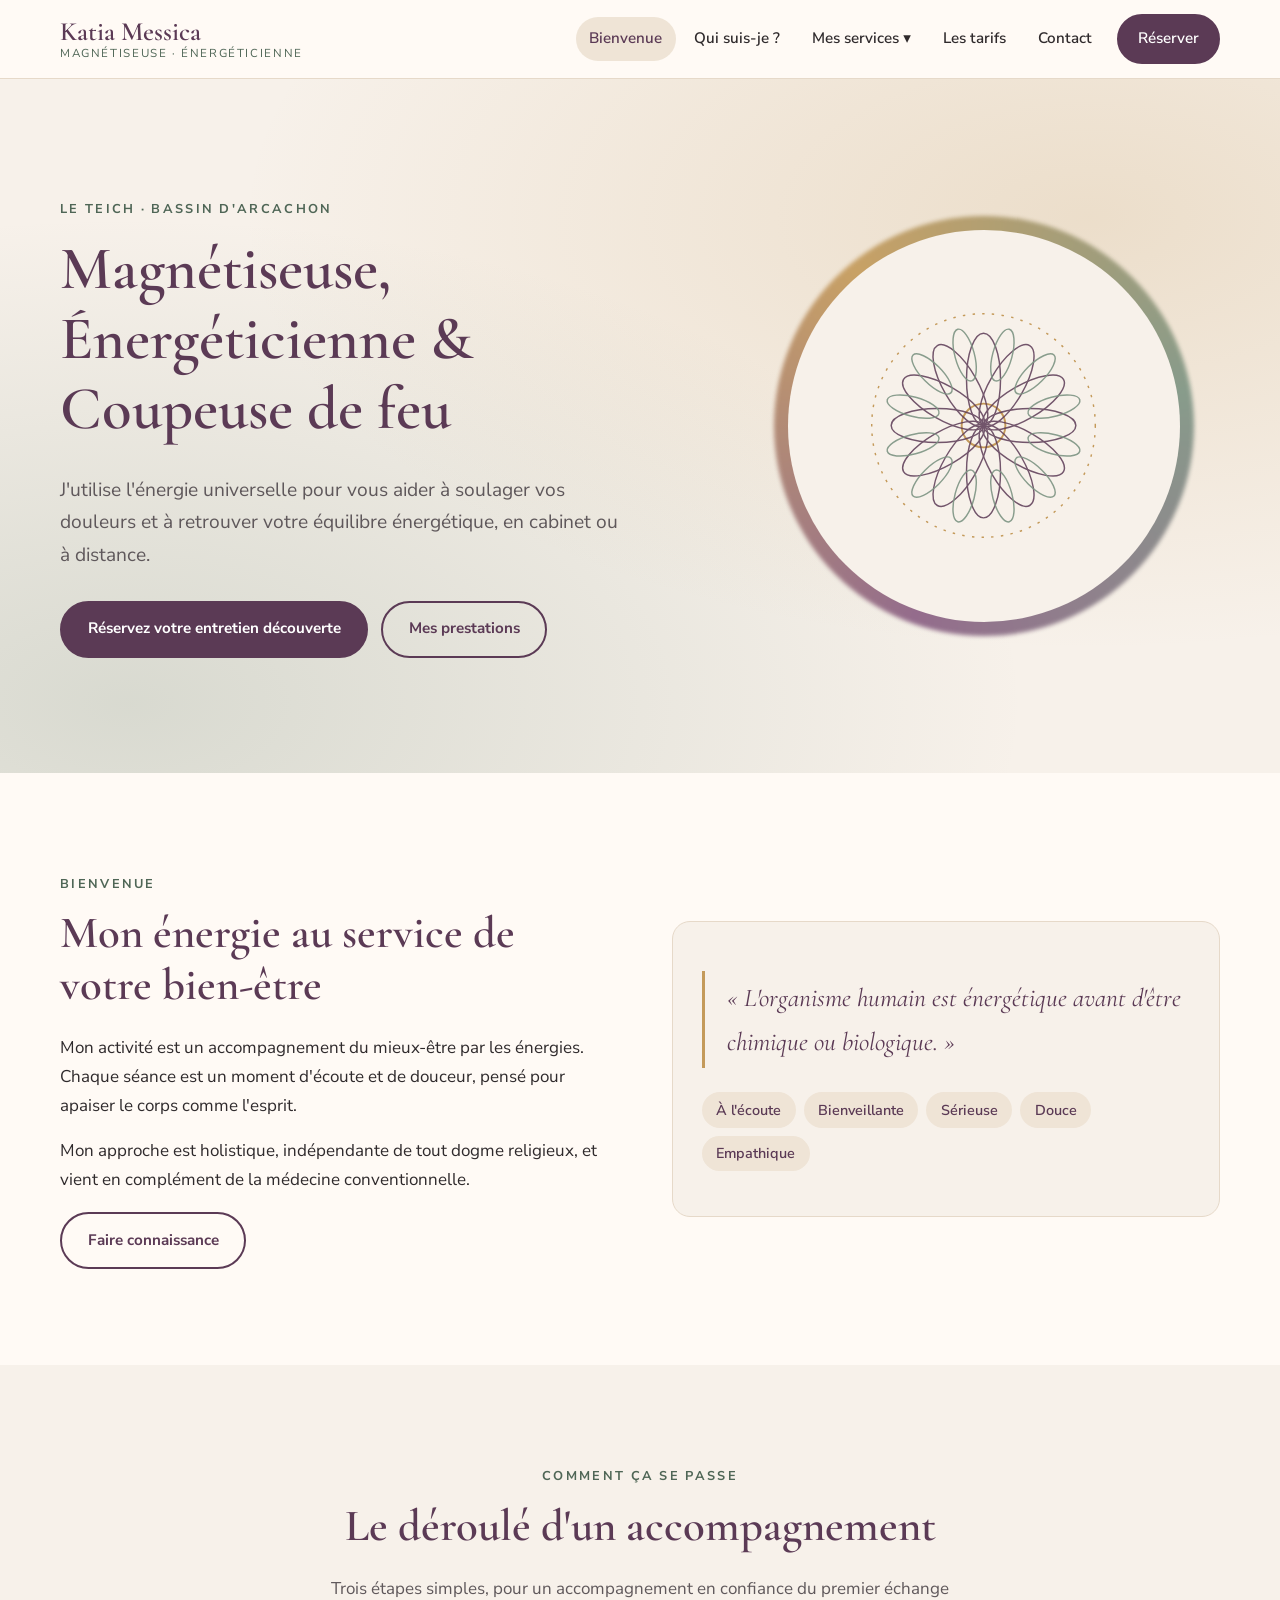
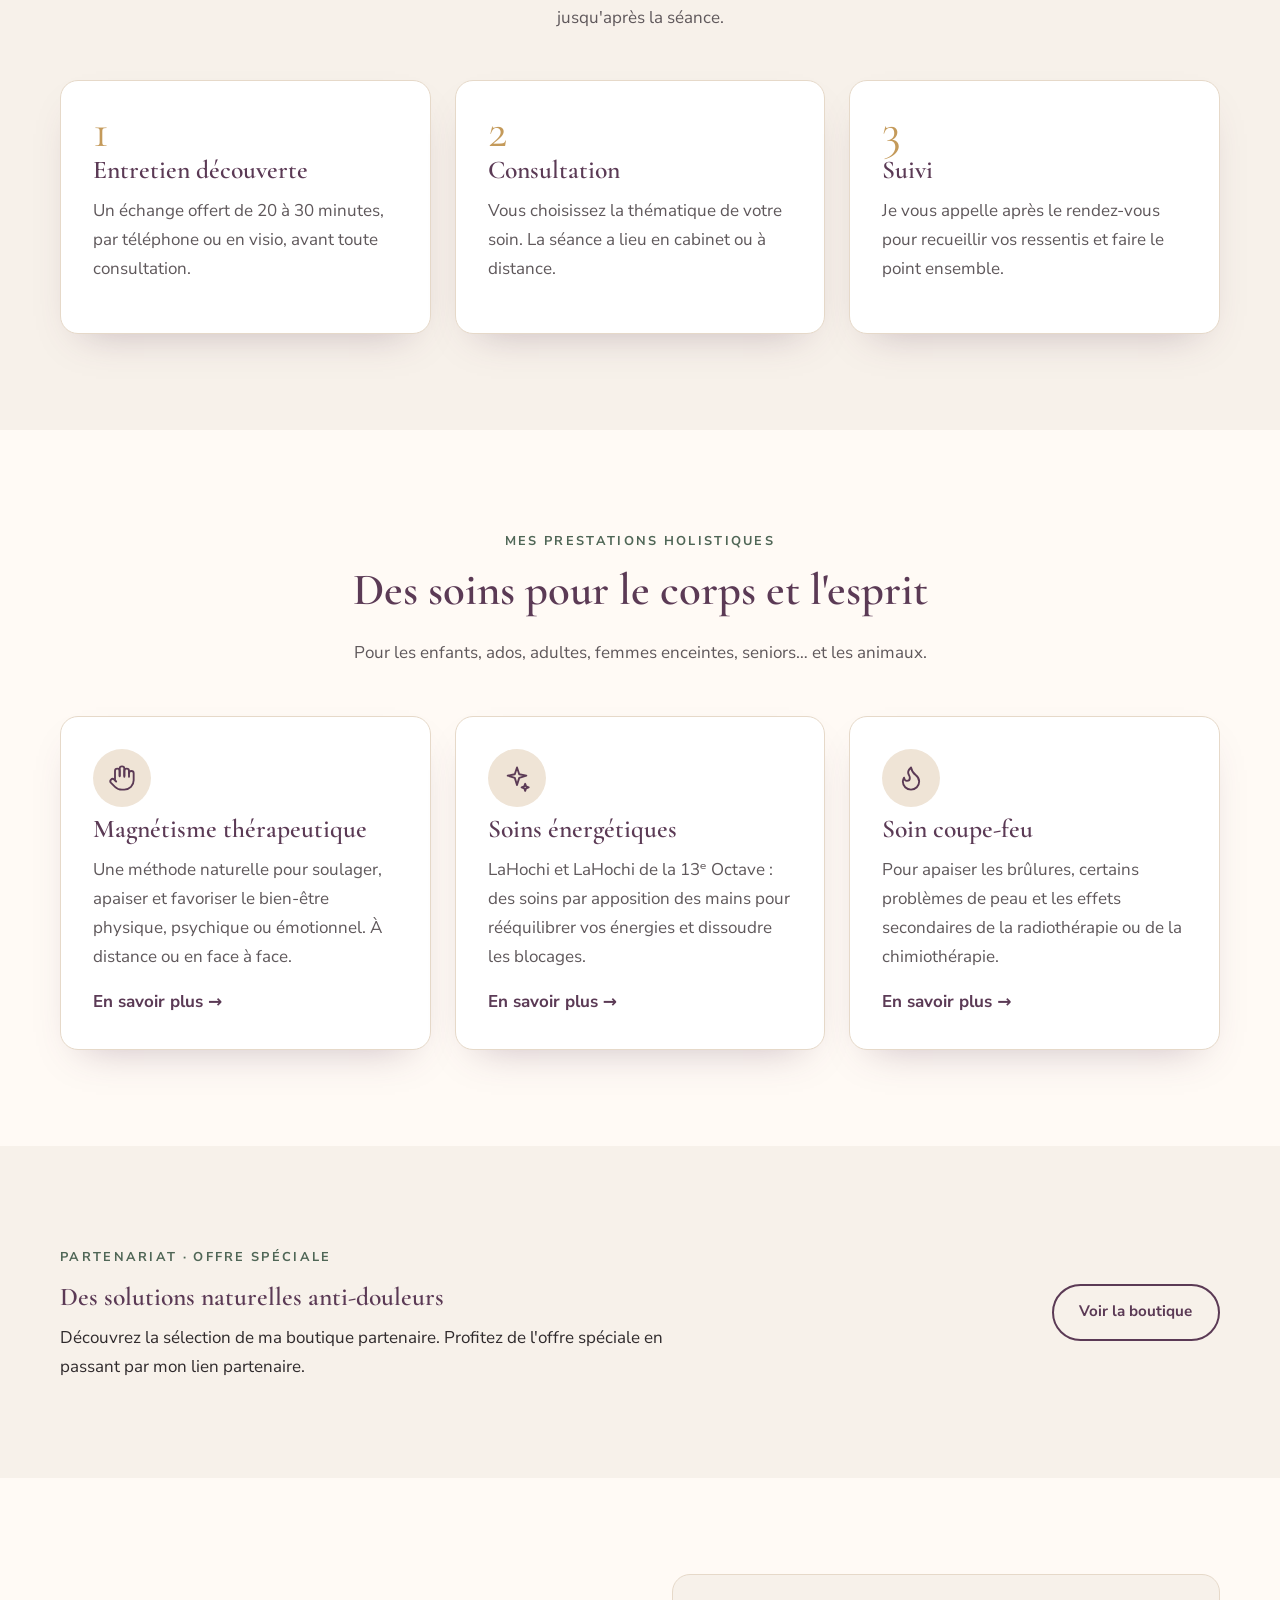
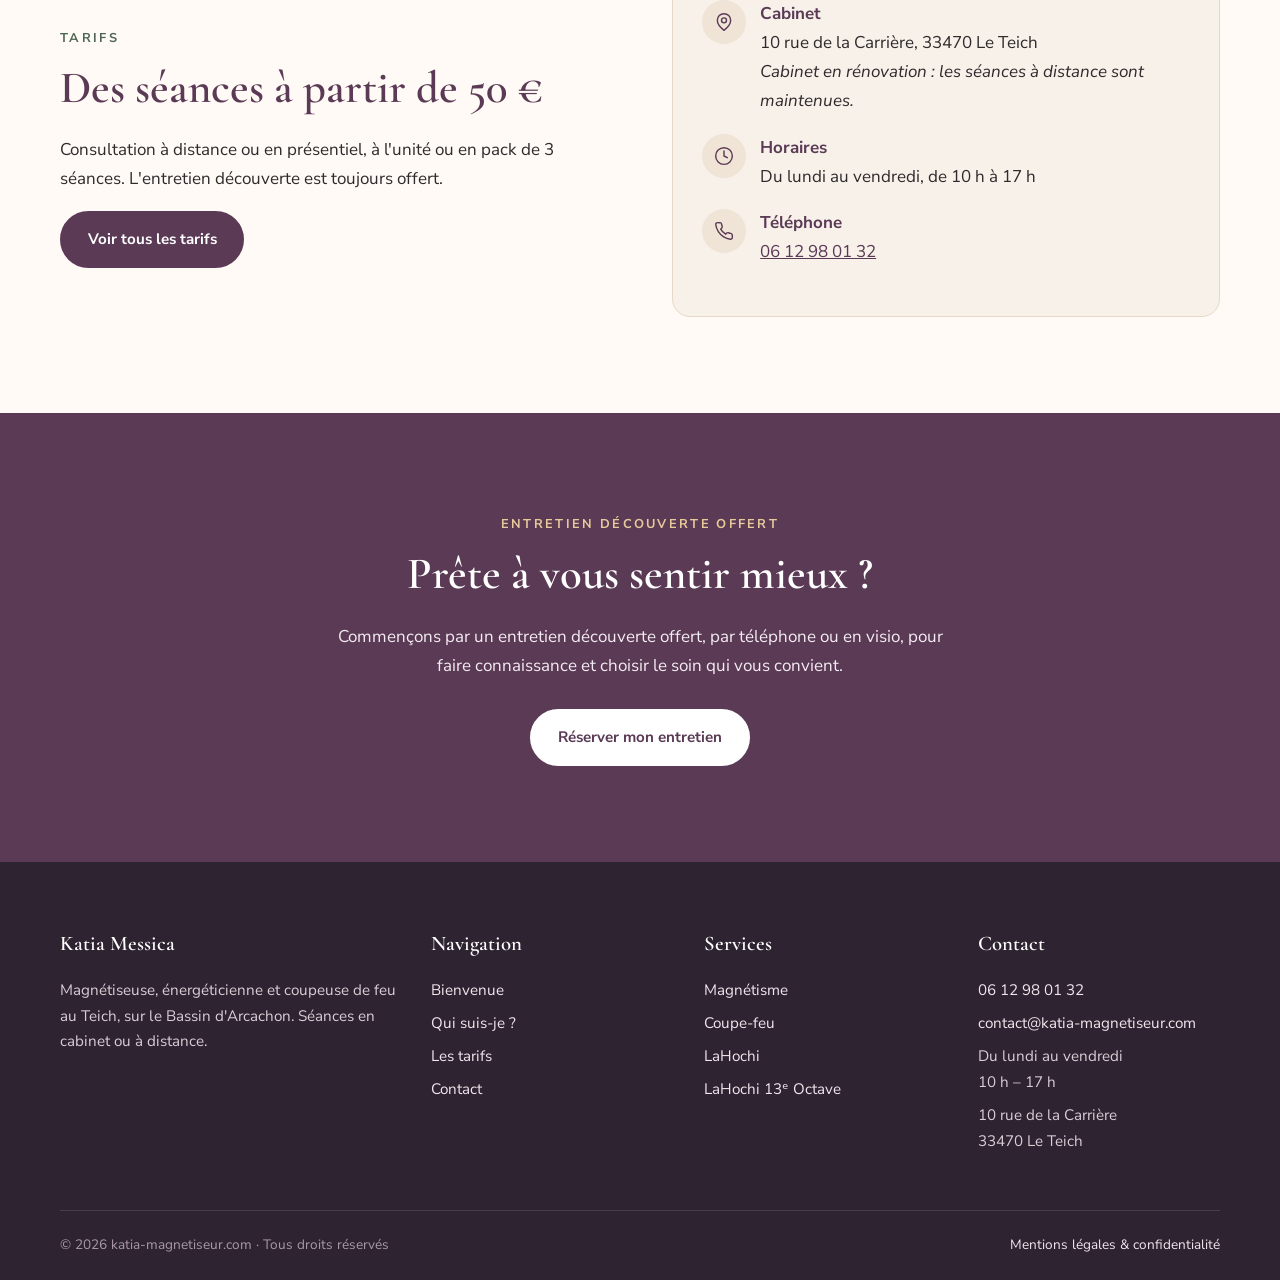
<file: index.html>
<!DOCTYPE html>
<html lang="fr">
<head>
  <meta charset="utf-8">
  <meta name="viewport" content="width=device-width, initial-scale=1">
  <title>Katia Messica – Magnétiseuse, Énergéticienne & Coupeuse de feu au Teich (Bassin d'Arcachon)</title>
  <meta name="description" content="Magnétisme, soins énergétiques LaHochi et coupe-feu au Teich, sur le Bassin d'Arcachon. En cabinet ou à distance. Entretien découverte offert.">
  <link rel="preconnect" href="https://fonts.googleapis.com">
  <link rel="preconnect" href="https://fonts.gstatic.com" crossorigin>
  <link href="https://fonts.googleapis.com/css2?family=Cormorant+Garamond:ital,wght@0,500;0,600;1,500&family=Nunito+Sans:wght@400;600;700&display=swap" rel="stylesheet">
  <link rel="stylesheet" href="assets/css/style.css">
  <link rel="icon" href="data:image/svg+xml,%3Csvg xmlns='http://www.w3.org/2000/svg' viewBox='0 0 100 100'%3E%3Ccircle cx='50' cy='50' r='46' fill='%235b3a55'/%3E%3Ctext x='50' y='68' font-size='52' text-anchor='middle' fill='%23c49a5a' font-family='Georgia'%3EK%3C/text%3E%3C/svg%3E">
</head>
<body>
<header class="entete">
  <div class="conteneur">
    <a class="logo" href="index.html">
      <strong>Katia Messica</strong>
      <span>Magnétiseuse · Énergéticienne</span>
    </a>
    <button class="burger" aria-label="Ouvrir le menu" aria-expanded="false" aria-controls="menu"><span></span><span></span><span></span></button>
    <nav class="nav" id="menu" aria-label="Menu principal">
      <ul>
        <li><a href="index.html" aria-current="page">Bienvenue</a></li>
        <li><a href="qui-suis-je-katia-messica-magnetiseuse/index.html">Qui suis-je ?</a></li>
        <li class="sous">
          <a href="magnetisme-coupe-feu-coupeuse-de-feu-le-teich-bassin-arcachon-aquitaine/index.html">Mes services ▾</a>
          <ul>
            <li><a href="magnetisme-coupe-feu-coupeuse-de-feu-le-teich-bassin-arcachon-aquitaine/index.html">Magnétisme & Coupe-feu</a></li>
            <li><a href="soins-energetiques-le-teich-bassin-arcachon/index.html">Soins énergétiques</a></li>
          </ul>
        </li>
        <li><a href="mes-tarifs-magnetiseur-bassin-arcachon-le-teich-energeticienne/index.html">Les tarifs</a></li>
        <li><a href="contact-prise-de-rendez-vous-entretien-decouverte-gratuit-bassin-arcachon-le-teich/index.html">Contact</a></li>
        <li><a class="btn" href="contact-prise-de-rendez-vous-entretien-decouverte-gratuit-bassin-arcachon-le-teich/index.html#rdv">Réserver</a></li>
      </ul>
    </nav>
  </div>
</header>
<main>
<section class="heros">
  <div class="conteneur">
    <div>
      <span class="surtitre">Le Teich · Bassin d'Arcachon</span>
      <h1>Magnétiseuse, Énergéticienne &amp; Coupeuse de feu</h1>
      <p class="accroche">J'utilise l'énergie universelle pour vous aider à soulager vos douleurs et à retrouver votre équilibre énergétique, en cabinet ou à distance.</p>
      <div class="actions">
        <a class="btn" href="contact-prise-de-rendez-vous-entretien-decouverte-gratuit-bassin-arcachon-le-teich/index.html#rdv">Réservez votre entretien découverte</a>
        <a class="btn btn--contour" href="#prestations">Mes prestations</a>
      </div>
    </div>
    <div class="heros-visuel" aria-hidden="true">
      <div class="halo"></div>
      <div class="disque"><svg viewBox="0 0 200 200" aria-hidden="true" fill="none" stroke="#5b3a55" stroke-width="1.2">
  <circle cx="100" cy="100" r="18" stroke="#c49a5a" stroke-width="1.6"/>
  <g opacity=".85"><ellipse cx="100" cy="62" rx="14" ry="38" transform="rotate(0 100 100)"/><ellipse cx="100" cy="62" rx="14" ry="38" transform="rotate(30 100 100)"/><ellipse cx="100" cy="62" rx="14" ry="38" transform="rotate(60 100 100)"/><ellipse cx="100" cy="62" rx="14" ry="38" transform="rotate(90 100 100)"/><ellipse cx="100" cy="62" rx="14" ry="38" transform="rotate(120 100 100)"/><ellipse cx="100" cy="62" rx="14" ry="38" transform="rotate(150 100 100)"/><ellipse cx="100" cy="62" rx="14" ry="38" transform="rotate(180 100 100)"/><ellipse cx="100" cy="62" rx="14" ry="38" transform="rotate(210 100 100)"/><ellipse cx="100" cy="62" rx="14" ry="38" transform="rotate(240 100 100)"/><ellipse cx="100" cy="62" rx="14" ry="38" transform="rotate(270 100 100)"/><ellipse cx="100" cy="62" rx="14" ry="38" transform="rotate(300 100 100)"/><ellipse cx="100" cy="62" rx="14" ry="38" transform="rotate(330 100 100)"/></g>
  <g stroke="#7d9483" opacity=".9"><ellipse cx="100" cy="40" rx="8" ry="22" transform="rotate(15 100 100)"/><ellipse cx="100" cy="40" rx="8" ry="22" transform="rotate(45 100 100)"/><ellipse cx="100" cy="40" rx="8" ry="22" transform="rotate(75 100 100)"/><ellipse cx="100" cy="40" rx="8" ry="22" transform="rotate(105 100 100)"/><ellipse cx="100" cy="40" rx="8" ry="22" transform="rotate(135 100 100)"/><ellipse cx="100" cy="40" rx="8" ry="22" transform="rotate(165 100 100)"/><ellipse cx="100" cy="40" rx="8" ry="22" transform="rotate(195 100 100)"/><ellipse cx="100" cy="40" rx="8" ry="22" transform="rotate(225 100 100)"/><ellipse cx="100" cy="40" rx="8" ry="22" transform="rotate(255 100 100)"/><ellipse cx="100" cy="40" rx="8" ry="22" transform="rotate(285 100 100)"/><ellipse cx="100" cy="40" rx="8" ry="22" transform="rotate(315 100 100)"/><ellipse cx="100" cy="40" rx="8" ry="22" transform="rotate(345 100 100)"/></g>
  <circle cx="100" cy="100" r="92" stroke="#c49a5a" stroke-dasharray="2 6"/>
</svg></div>
    </div>
  </div>
</section>

<section class="section">
  <div class="conteneur deux-col">
    <div class="apparait">
      <span class="surtitre">Bienvenue</span>
      <h2>Mon énergie au service de votre bien-être</h2>
      <p>Mon activité est un accompagnement du mieux-être par les énergies. Chaque séance est un moment d'écoute et de douceur, pensé pour apaiser le corps comme l'esprit.</p>
      <p>Mon approche est holistique, indépendante de tout dogme religieux, et vient en complément de la médecine conventionnelle.</p>
      <a class="btn btn--contour" href="qui-suis-je-katia-messica-magnetiseuse/index.html">Faire connaissance</a>
    </div>
    <div class="encadre apparait">
      <p class="citation">« L'organisme humain est énergétique avant d'être chimique ou biologique. »</p>
      <ul class="etiquettes">
        <li>À l'écoute</li><li>Bienveillante</li><li>Sérieuse</li><li>Douce</li><li>Empathique</li>
      </ul>
    </div>
  </div>
</section>

<section class="section section--sable">
  <div class="conteneur">
    <div class="centre apparait">
      <span class="surtitre">Comment ça se passe</span>
      <h2>Le déroulé d'un accompagnement</h2>
      <p class="intro">Trois étapes simples, pour un accompagnement en confiance du premier échange jusqu'après la séance.</p>
    </div>
    <div class="grille etapes">
      <div class="carte etape apparait"><h3>Entretien découverte</h3><p>Un échange offert de 20 à 30 minutes, par téléphone ou en visio, avant toute consultation.</p></div>
      <div class="carte etape apparait"><h3>Consultation</h3><p>Vous choisissez la thématique de votre soin. La séance a lieu en cabinet ou à distance.</p></div>
      <div class="carte etape apparait"><h3>Suivi</h3><p>Je vous appelle après le rendez-vous pour recueillir vos ressentis et faire le point ensemble.</p></div>
    </div>
  </div>
</section>

<section class="section" id="prestations">
  <div class="conteneur">
    <div class="centre apparait">
      <span class="surtitre">Mes prestations holistiques</span>
      <h2>Des soins pour le corps et l'esprit</h2>
      <p class="intro">Pour les enfants, ados, adultes, femmes enceintes, seniors… et les animaux.</p>
    </div>
    <div class="grille">
      <article class="carte apparait">
        <div class="icone"><svg viewBox="0 0 24 24" fill="none" stroke="currentColor" stroke-width="1.6" stroke-linecap="round" stroke-linejoin="round"><path d="M18 11V6a2 2 0 0 0-4 0v5"/><path d="M14 10V4a2 2 0 0 0-4 0v6"/><path d="M10 10.5V6a2 2 0 0 0-4 0v8"/><path d="M18 8a2 2 0 1 1 4 0v6a8 8 0 0 1-8 8h-2c-2.8 0-4.5-.9-6-2.4l-3.6-3.6a2 2 0 0 1 2.8-2.8L7 15"/></svg></div>
        <h3>Magnétisme thérapeutique</h3>
        <p>Une méthode naturelle pour soulager, apaiser et favoriser le bien-être physique, psychique ou émotionnel. À distance ou en face à face.</p>
        <a class="lien" href="magnetisme-coupe-feu-coupeuse-de-feu-le-teich-bassin-arcachon-aquitaine/index.html#magnetisme">En savoir plus</a>
      </article>
      <article class="carte apparait">
        <div class="icone"><svg viewBox="0 0 24 24" fill="none" stroke="currentColor" stroke-width="1.6" stroke-linecap="round" stroke-linejoin="round"><path d="M12 3l1.9 5.8L20 10l-6.1 1.9L12 18l-1.9-6.1L4 10l6.1-1.2z"/><path d="M19 17l.8 2.2L22 20l-2.2.8L19 23l-.8-2.2L16 20l2.2-.8z"/></svg></div>
        <h3>Soins énergétiques</h3>
        <p>LaHochi et LaHochi de la 13ᵉ Octave : des soins par apposition des mains pour rééquilibrer vos énergies et dissoudre les blocages.</p>
        <a class="lien" href="soins-energetiques-le-teich-bassin-arcachon/index.html">En savoir plus</a>
      </article>
      <article class="carte apparait">
        <div class="icone"><svg viewBox="0 0 24 24" fill="none" stroke="currentColor" stroke-width="1.6" stroke-linecap="round" stroke-linejoin="round"><path d="M8.5 14.5A2.5 2.5 0 0 0 11 12c0-1.4-.5-2-1-3-1.1-2.1-.2-4 2-6 .5 2.5 2 4.9 4 6.5 2 1.6 3 3.5 3 5.5a7 7 0 1 1-14 0c0-1.2.4-2.3 1-3.3.3 1.6 1.3 2.8 2.5 2.8z"/></svg></div>
        <h3>Soin coupe-feu</h3>
        <p>Pour apaiser les brûlures, certains problèmes de peau et les effets secondaires de la radiothérapie ou de la chimiothérapie.</p>
        <a class="lien" href="magnetisme-coupe-feu-coupeuse-de-feu-le-teich-bassin-arcachon-aquitaine/index.html#coupe-feu">En savoir plus</a>
      </article>
    </div>
  </div>
</section>

<section class="section section--sable">
  <div class="conteneur partenaire apparait">
    <div>
      <span class="surtitre">Partenariat · offre spéciale</span>
      <h3>Des solutions naturelles anti-douleurs</h3>
      <p>Découvrez la sélection de ma boutique partenaire. Profitez de l'offre spéciale en passant par mon lien partenaire.</p>
    </div>
    <a class="btn btn--contour" href="https://boutique.wakeup-time.com?CodeCourtier=KRAH828" target="_blank" rel="noopener">Voir la boutique</a>
  </div>
</section>

<section class="section">
  <div class="conteneur deux-col">
    <div class="apparait">
      <span class="surtitre">Tarifs</span>
      <h2>Des séances à partir de 50 €</h2>
      <p>Consultation à distance ou en présentiel, à l'unité ou en pack de 3 séances. L'entretien découverte est toujours offert.</p>
      <a class="btn" href="mes-tarifs-magnetiseur-bassin-arcachon-le-teich-energeticienne/index.html">Voir tous les tarifs</a>
    </div>
    <div class="encadre apparait">
      <ul class="coord">
        <li><span class="icone"><svg viewBox="0 0 24 24" fill="none" stroke="currentColor" stroke-width="1.7" stroke-linecap="round" stroke-linejoin="round"><path d="M20 10c0 6-8 12-8 12s-8-6-8-12a8 8 0 0 1 16 0z"/><circle cx="12" cy="10" r="3"/></svg></span><span><strong>Cabinet</strong>10 rue de la Carrière, 33470 Le Teich<br><em>Cabinet en rénovation : les séances à distance sont maintenues.</em></span></li>
        <li><span class="icone"><svg viewBox="0 0 24 24" fill="none" stroke="currentColor" stroke-width="1.7" stroke-linecap="round" stroke-linejoin="round"><circle cx="12" cy="12" r="10"/><path d="M12 6v6l4 2"/></svg></span><span><strong>Horaires</strong>Du lundi au vendredi, de 10 h à 17 h</span></li>
        <li><span class="icone"><svg viewBox="0 0 24 24" fill="none" stroke="currentColor" stroke-width="1.7" stroke-linecap="round" stroke-linejoin="round"><path d="M22 16.9v3a2 2 0 0 1-2.2 2 19.8 19.8 0 0 1-8.6-3.1 19.5 19.5 0 0 1-6-6A19.8 19.8 0 0 1 2.1 4.2 2 2 0 0 1 4.1 2h3a2 2 0 0 1 2 1.7c.1.9.4 1.8.7 2.7a2 2 0 0 1-.5 2.1L8 9.8a16 16 0 0 0 6 6l1.3-1.3a2 2 0 0 1 2.1-.4c.9.3 1.8.6 2.7.7a2 2 0 0 1 1.7 2z"/></svg></span><span><strong>Téléphone</strong><a href="tel:+33612980132">06 12 98 01 32</a></span></li>
      </ul>
    </div>
  </div>
</section>

<section class="section section--prune bandeau">
  <div class="conteneur apparait">
    <span class="surtitre">Entretien découverte offert</span>
    <h2>Prête à vous sentir mieux ?</h2>
    <p>Commençons par un entretien découverte offert, par téléphone ou en visio, pour faire connaissance et choisir le soin qui vous convient.</p>
    <a class="btn btn--clair" href="contact-prise-de-rendez-vous-entretien-decouverte-gratuit-bassin-arcachon-le-teich/index.html#rdv">Réserver mon entretien</a>
  </div>
</section>
</main>
<footer class="pied">
  <div class="conteneur">
    <div class="colonnes">
      <div>
        <h4>Katia Messica</h4>
        <p>Magnétiseuse, énergéticienne et coupeuse de feu au Teich, sur le Bassin d'Arcachon. Séances en cabinet ou à distance.</p>
      </div>
      <div>
        <h4>Navigation</h4>
        <ul>
          <li><a href="index.html">Bienvenue</a></li>
          <li><a href="qui-suis-je-katia-messica-magnetiseuse/index.html">Qui suis-je ?</a></li>
          <li><a href="mes-tarifs-magnetiseur-bassin-arcachon-le-teich-energeticienne/index.html">Les tarifs</a></li>
          <li><a href="contact-prise-de-rendez-vous-entretien-decouverte-gratuit-bassin-arcachon-le-teich/index.html">Contact</a></li>
        </ul>
      </div>
      <div>
        <h4>Services</h4>
        <ul>
          <li><a href="magnetisme-coupe-feu-coupeuse-de-feu-le-teich-bassin-arcachon-aquitaine/index.html#magnetisme">Magnétisme</a></li>
          <li><a href="magnetisme-coupe-feu-coupeuse-de-feu-le-teich-bassin-arcachon-aquitaine/index.html#coupe-feu">Coupe-feu</a></li>
          <li><a href="soins-energetiques-le-teich-bassin-arcachon/index.html#lahochi">LaHochi</a></li>
          <li><a href="soins-energetiques-le-teich-bassin-arcachon/index.html#octave">LaHochi 13ᵉ Octave</a></li>
        </ul>
      </div>
      <div>
        <h4>Contact</h4>
        <ul>
          <li><a href="tel:+33612980132">06 12 98 01 32</a></li>
          <li><a href="mailto:contact@katia-magnetiseur.com">contact@katia-magnetiseur.com</a></li>
          <li>Du lundi au vendredi<br>10 h – 17 h</li>
          <li>10 rue de la Carrière<br>33470 Le Teich</li>
        </ul>
      </div>
    </div>
    <div class="bas">
      <span>© <span data-annee>2026</span> katia-magnetiseur.com · Tous droits réservés</span>
      <span><a href="mentions-legales/index.html">Mentions légales &amp; confidentialité</a></span>
    </div>
  </div>
</footer>
<script src="assets/js/main.js"></script>
</body>
</html>
</file>
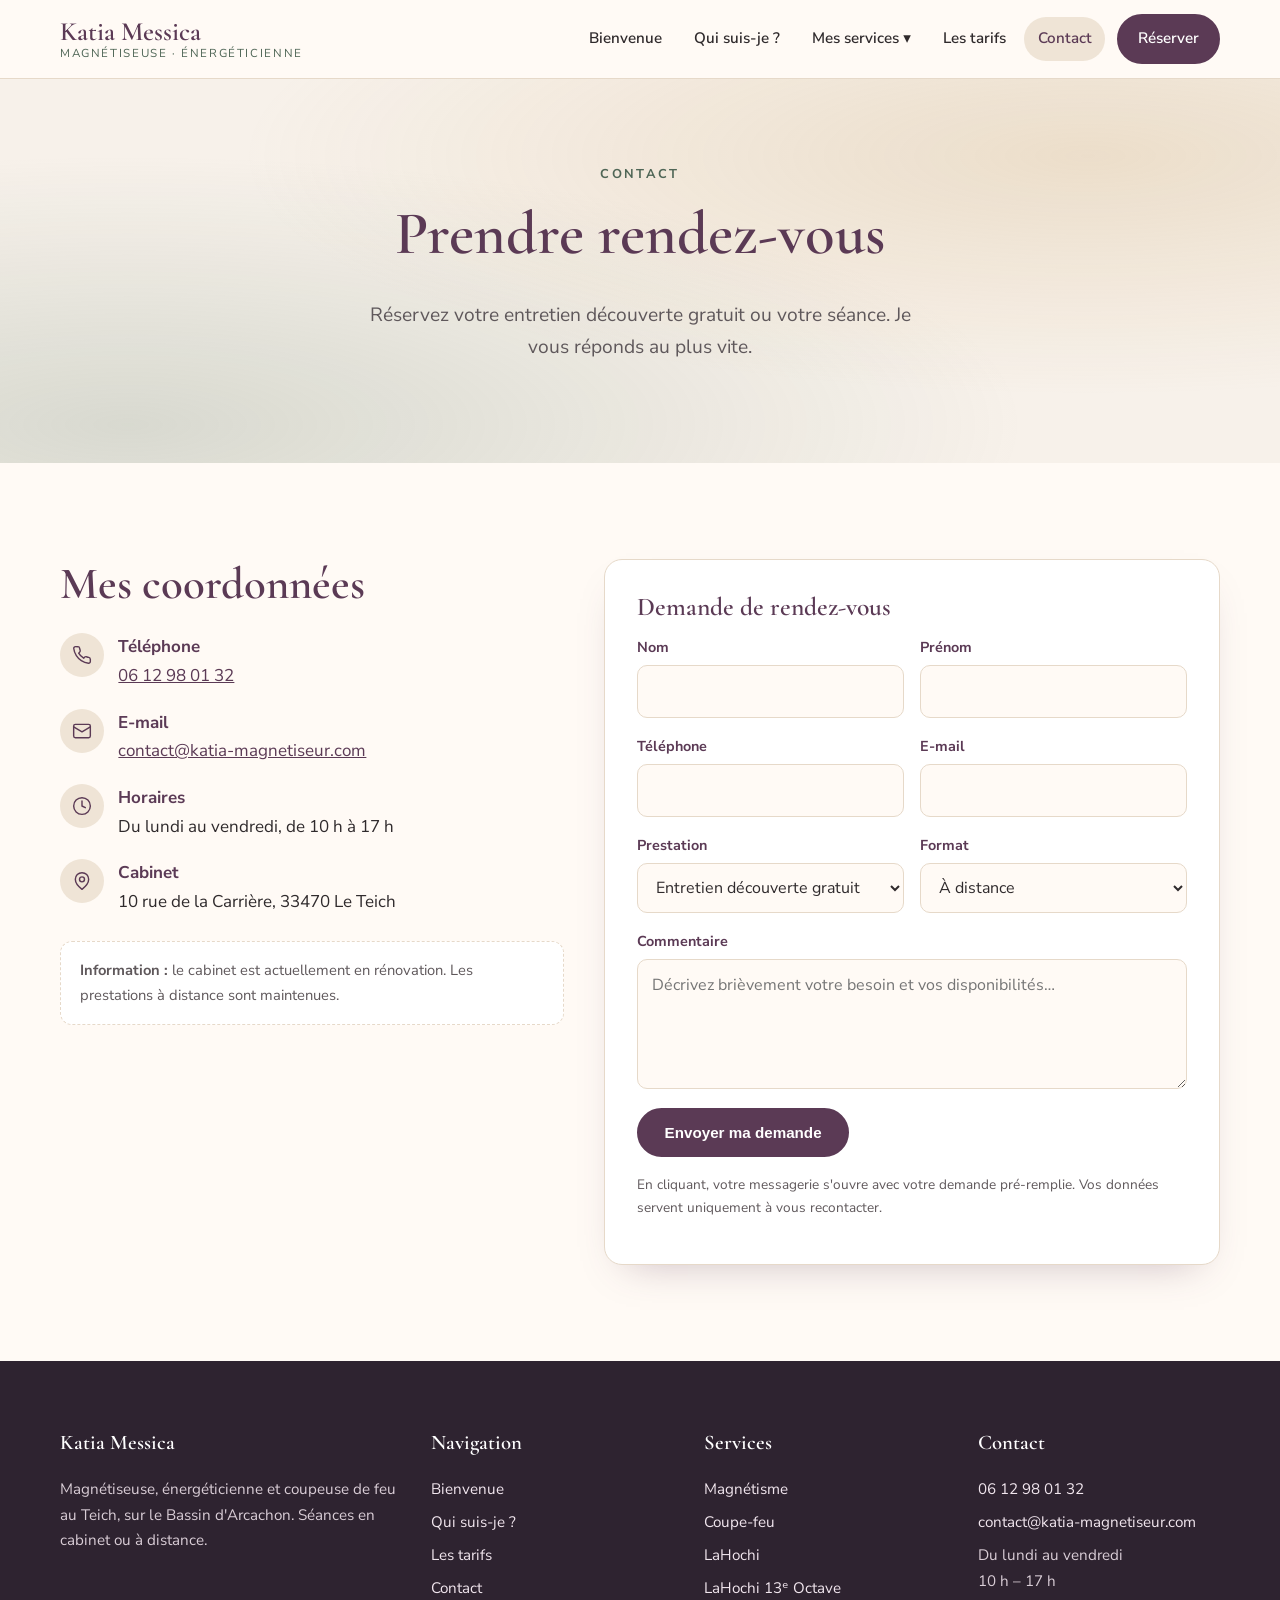
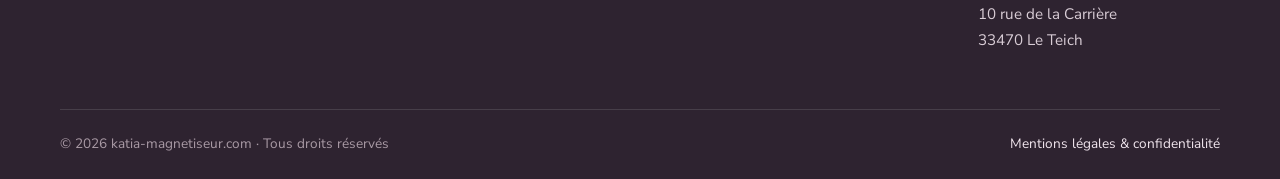
<file: contact-prise-de-rendez-vous-entretien-decouverte-gratuit-bassin-arcachon-le-teich/index.html>
<!DOCTYPE html>
<html lang="fr">
<head>
  <meta charset="utf-8">
  <meta name="viewport" content="width=device-width, initial-scale=1">
  <title>Contact & prise de rendez-vous – Katia Messica, Le Teich</title>
  <meta name="description" content="Prenez rendez-vous avec Katia Messica, magnétiseuse au Teich. Entretien découverte gratuit par téléphone ou en visio.">
  <link rel="preconnect" href="https://fonts.googleapis.com">
  <link rel="preconnect" href="https://fonts.gstatic.com" crossorigin>
  <link href="https://fonts.googleapis.com/css2?family=Cormorant+Garamond:ital,wght@0,500;0,600;1,500&family=Nunito+Sans:wght@400;600;700&display=swap" rel="stylesheet">
  <link rel="stylesheet" href="../assets/css/style.css">
  <link rel="icon" href="data:image/svg+xml,%3Csvg xmlns='http://www.w3.org/2000/svg' viewBox='0 0 100 100'%3E%3Ccircle cx='50' cy='50' r='46' fill='%235b3a55'/%3E%3Ctext x='50' y='68' font-size='52' text-anchor='middle' fill='%23c49a5a' font-family='Georgia'%3EK%3C/text%3E%3C/svg%3E">
</head>
<body>
<header class="entete">
  <div class="conteneur">
    <a class="logo" href="../index.html">
      <strong>Katia Messica</strong>
      <span>Magnétiseuse · Énergéticienne</span>
    </a>
    <button class="burger" aria-label="Ouvrir le menu" aria-expanded="false" aria-controls="menu"><span></span><span></span><span></span></button>
    <nav class="nav" id="menu" aria-label="Menu principal">
      <ul>
        <li><a href="../index.html">Bienvenue</a></li>
        <li><a href="../qui-suis-je-katia-messica-magnetiseuse/index.html">Qui suis-je ?</a></li>
        <li class="sous">
          <a href="../magnetisme-coupe-feu-coupeuse-de-feu-le-teich-bassin-arcachon-aquitaine/index.html">Mes services ▾</a>
          <ul>
            <li><a href="../magnetisme-coupe-feu-coupeuse-de-feu-le-teich-bassin-arcachon-aquitaine/index.html">Magnétisme & Coupe-feu</a></li>
            <li><a href="../soins-energetiques-le-teich-bassin-arcachon/index.html">Soins énergétiques</a></li>
          </ul>
        </li>
        <li><a href="../mes-tarifs-magnetiseur-bassin-arcachon-le-teich-energeticienne/index.html">Les tarifs</a></li>
        <li><a href="../contact-prise-de-rendez-vous-entretien-decouverte-gratuit-bassin-arcachon-le-teich/index.html" aria-current="page">Contact</a></li>
        <li><a class="btn" href="../contact-prise-de-rendez-vous-entretien-decouverte-gratuit-bassin-arcachon-le-teich/index.html#rdv">Réserver</a></li>
      </ul>
    </nav>
  </div>
</header>
<main>
<section class="heros heros--page">
  <div class="conteneur">
    <span class="surtitre">Contact</span>
    <h1>Prendre rendez-vous</h1>
    <p class="accroche">Réservez votre entretien découverte gratuit ou votre séance. Je vous réponds au plus vite.</p>
  </div>
</section>

<section class="section" id="rdv">
  <div class="conteneur contact-grille">
    <div class="apparait">
      <h2>Mes coordonnées</h2>
      <ul class="coord">
        <li><span class="icone"><svg viewBox="0 0 24 24" fill="none" stroke="currentColor" stroke-width="1.7" stroke-linecap="round" stroke-linejoin="round"><path d="M22 16.9v3a2 2 0 0 1-2.2 2 19.8 19.8 0 0 1-8.6-3.1 19.5 19.5 0 0 1-6-6A19.8 19.8 0 0 1 2.1 4.2 2 2 0 0 1 4.1 2h3a2 2 0 0 1 2 1.7c.1.9.4 1.8.7 2.7a2 2 0 0 1-.5 2.1L8 9.8a16 16 0 0 0 6 6l1.3-1.3a2 2 0 0 1 2.1-.4c.9.3 1.8.6 2.7.7a2 2 0 0 1 1.7 2z"/></svg></span><span><strong>Téléphone</strong><a href="tel:+33612980132">06 12 98 01 32</a></span></li>
        <li><span class="icone"><svg viewBox="0 0 24 24" fill="none" stroke="currentColor" stroke-width="1.7" stroke-linecap="round" stroke-linejoin="round"><rect x="2" y="4" width="20" height="16" rx="2"/><path d="m22 7-10 6L2 7"/></svg></span><span><strong>E-mail</strong><a href="mailto:contact@katia-magnetiseur.com">contact@katia-magnetiseur.com</a></span></li>
        <li><span class="icone"><svg viewBox="0 0 24 24" fill="none" stroke="currentColor" stroke-width="1.7" stroke-linecap="round" stroke-linejoin="round"><circle cx="12" cy="12" r="10"/><path d="M12 6v6l4 2"/></svg></span><span><strong>Horaires</strong>Du lundi au vendredi, de 10 h à 17 h</span></li>
        <li><span class="icone"><svg viewBox="0 0 24 24" fill="none" stroke="currentColor" stroke-width="1.7" stroke-linecap="round" stroke-linejoin="round"><path d="M20 10c0 6-8 12-8 12s-8-6-8-12a8 8 0 0 1 16 0z"/><circle cx="12" cy="10" r="3"/></svg></span><span><strong>Cabinet</strong>10 rue de la Carrière, 33470 Le Teich</span></li>
      </ul>
      <div class="avertissement"><strong>Information :</strong> le cabinet est actuellement en rénovation. Les prestations à distance sont maintenues.</div>
    </div>

    <form class="formulaire apparait" id="form-rdv">
      <h3>Demande de rendez-vous</h3>
      <div class="champs">
        <div class="champ"><label for="nom">Nom</label><input id="nom" name="nom" required autocomplete="family-name"></div>
        <div class="champ"><label for="prenom">Prénom</label><input id="prenom" name="prenom" required autocomplete="given-name"></div>
        <div class="champ"><label for="telephone">Téléphone</label><input id="telephone" name="telephone" type="tel" required autocomplete="tel"></div>
        <div class="champ"><label for="email">E-mail</label><input id="email" name="email" type="email" required autocomplete="email"></div>
        <div class="champ"><label for="prestation">Prestation</label>
          <select id="prestation" name="prestation">
            <option>Entretien découverte gratuit</option>
            <option>Magnétisme</option>
            <option>Soin coupe-feu</option>
            <option>LaHochi</option>
            <option>LaHochi 13ème Octave</option>
          </select></div>
        <div class="champ"><label for="format">Format</label>
          <select id="format" name="format">
            <option>À distance</option>
            <option>En cabinet</option>
          </select></div>
        <div class="champ champ--large"><label for="message">Commentaire</label><textarea id="message" name="message" placeholder="Décrivez brièvement votre besoin et vos disponibilités…"></textarea></div>
      </div>
      <button class="btn" type="submit">Envoyer ma demande</button>
      <p class="note">En cliquant, votre messagerie s'ouvre avec votre demande pré-remplie. Vos données servent uniquement à vous recontacter.</p>
    </form>
  </div>
</section>
</main>
<footer class="pied">
  <div class="conteneur">
    <div class="colonnes">
      <div>
        <h4>Katia Messica</h4>
        <p>Magnétiseuse, énergéticienne et coupeuse de feu au Teich, sur le Bassin d'Arcachon. Séances en cabinet ou à distance.</p>
      </div>
      <div>
        <h4>Navigation</h4>
        <ul>
          <li><a href="../index.html">Bienvenue</a></li>
          <li><a href="../qui-suis-je-katia-messica-magnetiseuse/index.html">Qui suis-je ?</a></li>
          <li><a href="../mes-tarifs-magnetiseur-bassin-arcachon-le-teich-energeticienne/index.html">Les tarifs</a></li>
          <li><a href="../contact-prise-de-rendez-vous-entretien-decouverte-gratuit-bassin-arcachon-le-teich/index.html">Contact</a></li>
        </ul>
      </div>
      <div>
        <h4>Services</h4>
        <ul>
          <li><a href="../magnetisme-coupe-feu-coupeuse-de-feu-le-teich-bassin-arcachon-aquitaine/index.html#magnetisme">Magnétisme</a></li>
          <li><a href="../magnetisme-coupe-feu-coupeuse-de-feu-le-teich-bassin-arcachon-aquitaine/index.html#coupe-feu">Coupe-feu</a></li>
          <li><a href="../soins-energetiques-le-teich-bassin-arcachon/index.html#lahochi">LaHochi</a></li>
          <li><a href="../soins-energetiques-le-teich-bassin-arcachon/index.html#octave">LaHochi 13ᵉ Octave</a></li>
        </ul>
      </div>
      <div>
        <h4>Contact</h4>
        <ul>
          <li><a href="tel:+33612980132">06 12 98 01 32</a></li>
          <li><a href="mailto:contact@katia-magnetiseur.com">contact@katia-magnetiseur.com</a></li>
          <li>Du lundi au vendredi<br>10 h – 17 h</li>
          <li>10 rue de la Carrière<br>33470 Le Teich</li>
        </ul>
      </div>
    </div>
    <div class="bas">
      <span>© <span data-annee>2026</span> katia-magnetiseur.com · Tous droits réservés</span>
      <span><a href="../mentions-legales/index.html">Mentions légales &amp; confidentialité</a></span>
    </div>
  </div>
</footer>
<script src="../assets/js/main.js"></script>
</body>
</html>
</file>
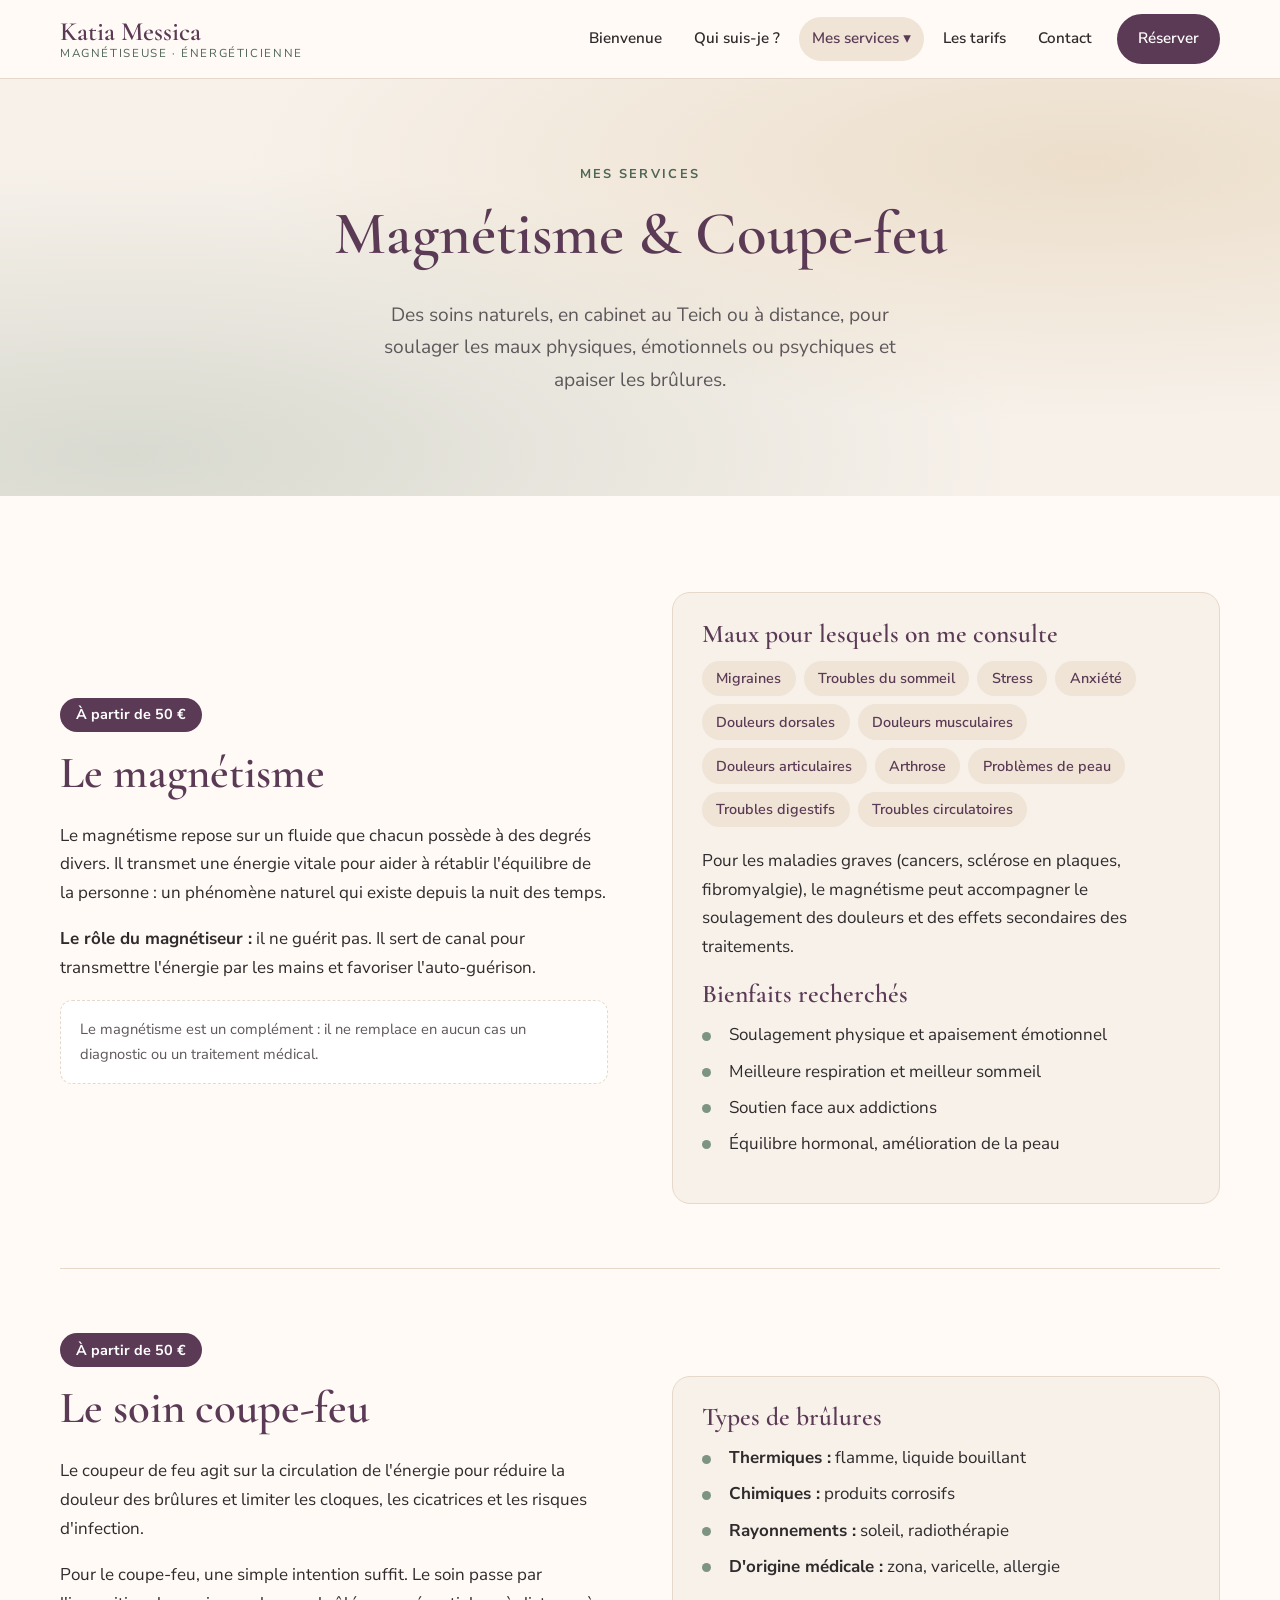
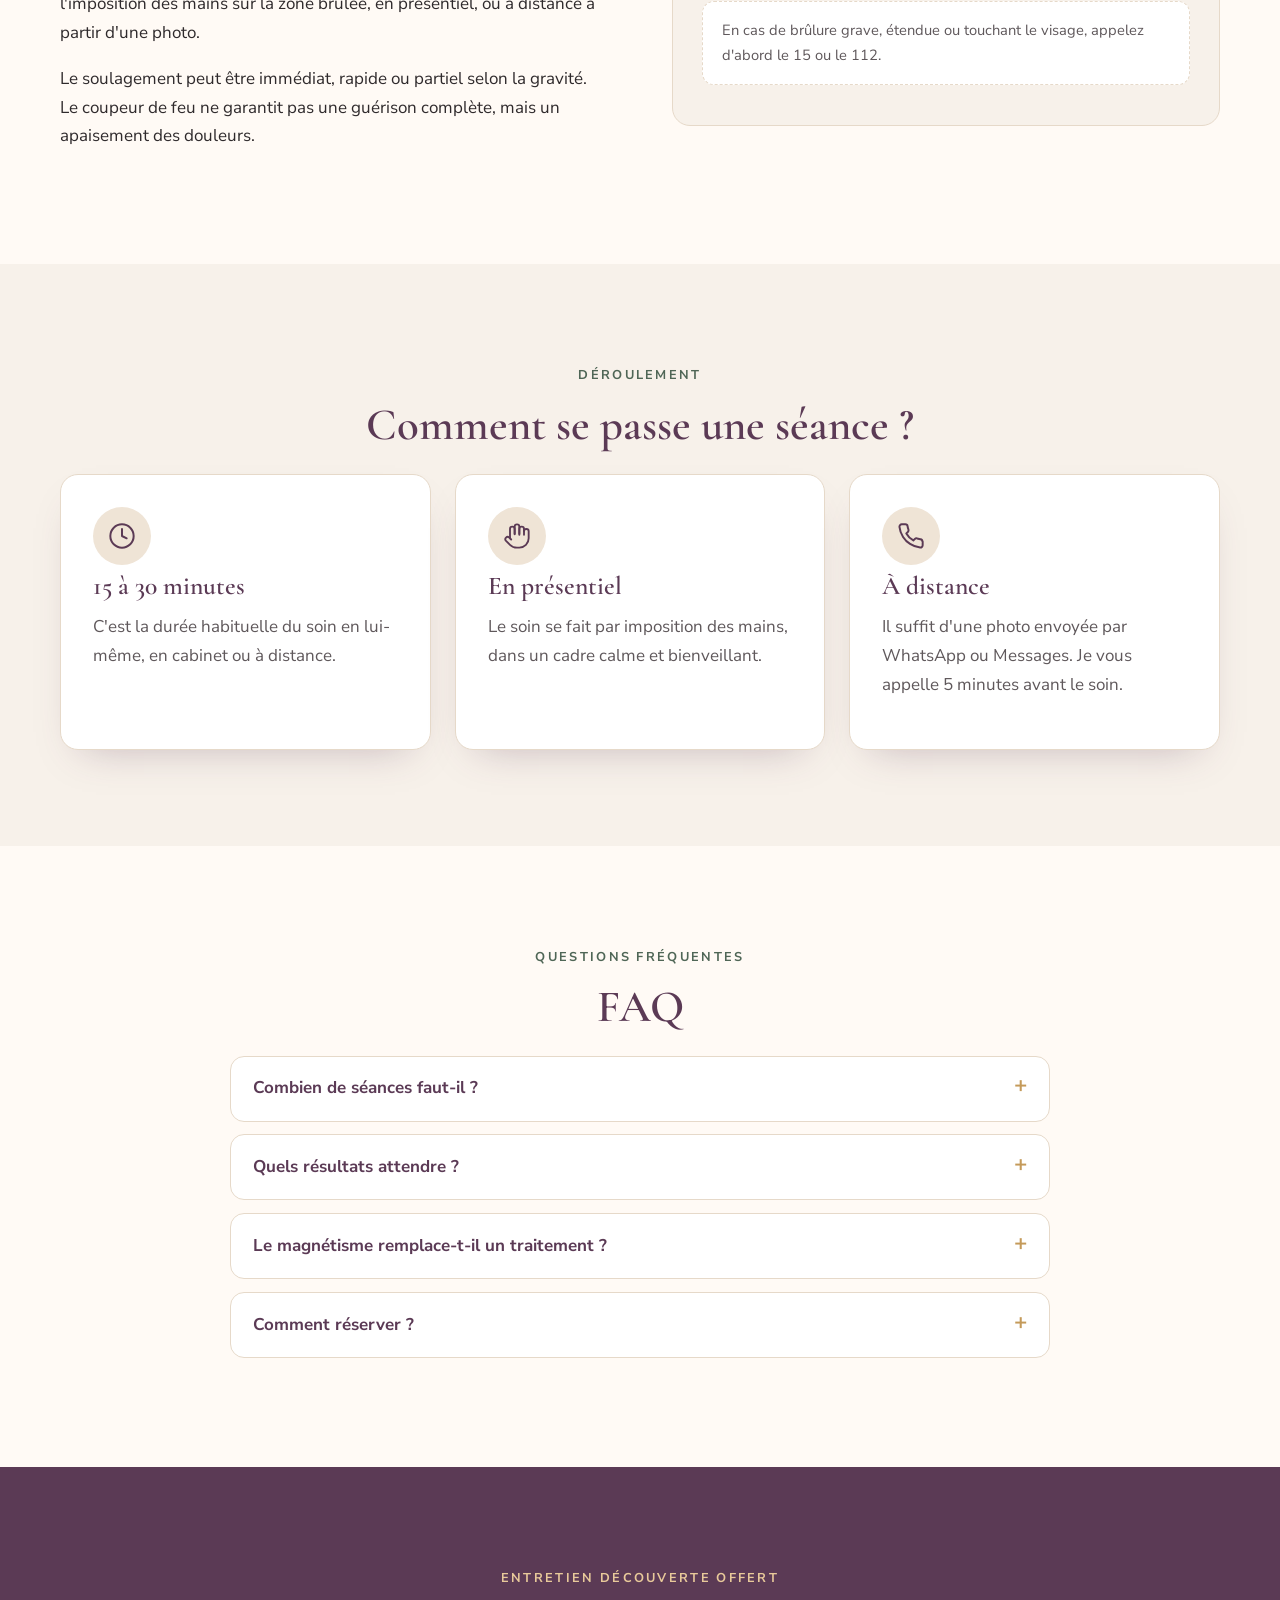
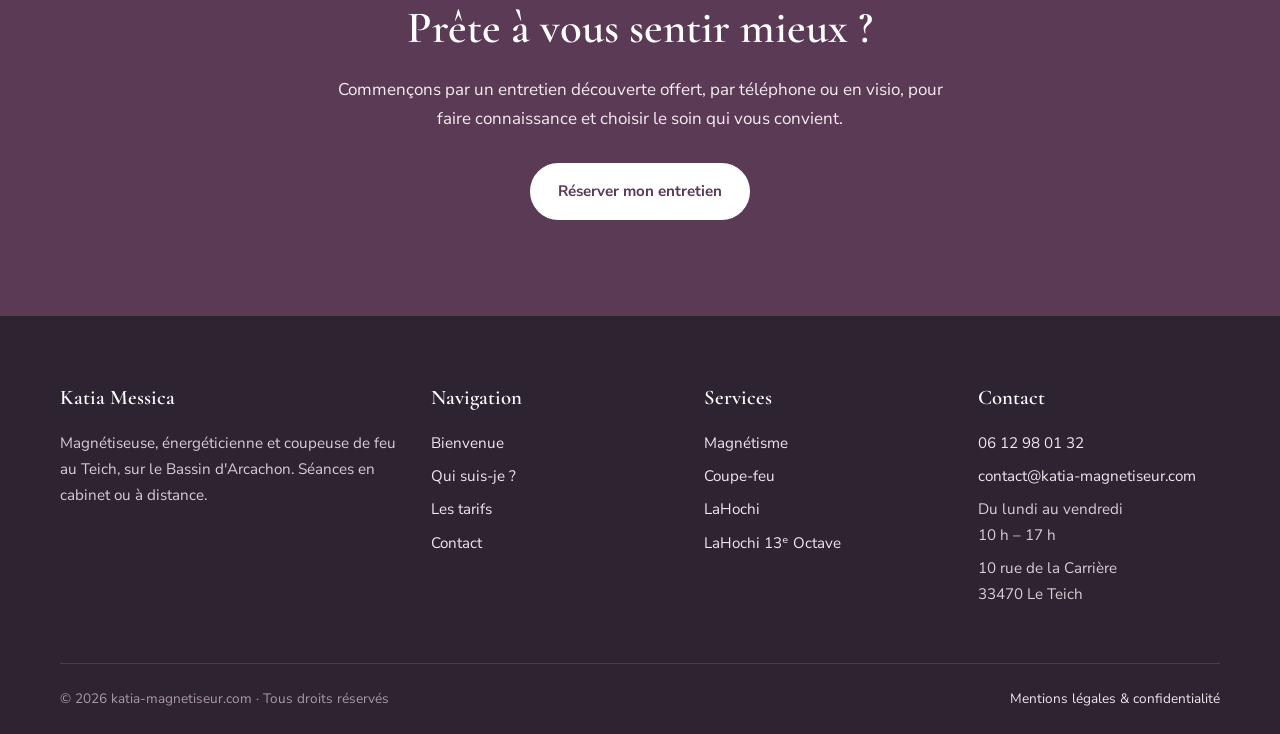
<file: magnetisme-coupe-feu-coupeuse-de-feu-le-teich-bassin-arcachon-aquitaine/index.html>
<!DOCTYPE html>
<html lang="fr">
<head>
  <meta charset="utf-8">
  <meta name="viewport" content="width=device-width, initial-scale=1">
  <title>Magnétisme & Coupe-feu au Teich – Bassin d'Arcachon | Katia Messica</title>
  <meta name="description" content="Magnétisme thérapeutique et soin coupe-feu au Teich ou à distance : déroulement des séances, maux concernés, FAQ. À partir de 50 €.">
  <link rel="preconnect" href="https://fonts.googleapis.com">
  <link rel="preconnect" href="https://fonts.gstatic.com" crossorigin>
  <link href="https://fonts.googleapis.com/css2?family=Cormorant+Garamond:ital,wght@0,500;0,600;1,500&family=Nunito+Sans:wght@400;600;700&display=swap" rel="stylesheet">
  <link rel="stylesheet" href="../assets/css/style.css">
  <link rel="icon" href="data:image/svg+xml,%3Csvg xmlns='http://www.w3.org/2000/svg' viewBox='0 0 100 100'%3E%3Ccircle cx='50' cy='50' r='46' fill='%235b3a55'/%3E%3Ctext x='50' y='68' font-size='52' text-anchor='middle' fill='%23c49a5a' font-family='Georgia'%3EK%3C/text%3E%3C/svg%3E">
</head>
<body>
<header class="entete">
  <div class="conteneur">
    <a class="logo" href="../index.html">
      <strong>Katia Messica</strong>
      <span>Magnétiseuse · Énergéticienne</span>
    </a>
    <button class="burger" aria-label="Ouvrir le menu" aria-expanded="false" aria-controls="menu"><span></span><span></span><span></span></button>
    <nav class="nav" id="menu" aria-label="Menu principal">
      <ul>
        <li><a href="../index.html">Bienvenue</a></li>
        <li><a href="../qui-suis-je-katia-messica-magnetiseuse/index.html">Qui suis-je ?</a></li>
        <li class="sous">
          <a href="../magnetisme-coupe-feu-coupeuse-de-feu-le-teich-bassin-arcachon-aquitaine/index.html" aria-current="page">Mes services ▾</a>
          <ul>
            <li><a href="../magnetisme-coupe-feu-coupeuse-de-feu-le-teich-bassin-arcachon-aquitaine/index.html" aria-current="page">Magnétisme & Coupe-feu</a></li>
            <li><a href="../soins-energetiques-le-teich-bassin-arcachon/index.html">Soins énergétiques</a></li>
          </ul>
        </li>
        <li><a href="../mes-tarifs-magnetiseur-bassin-arcachon-le-teich-energeticienne/index.html">Les tarifs</a></li>
        <li><a href="../contact-prise-de-rendez-vous-entretien-decouverte-gratuit-bassin-arcachon-le-teich/index.html">Contact</a></li>
        <li><a class="btn" href="../contact-prise-de-rendez-vous-entretien-decouverte-gratuit-bassin-arcachon-le-teich/index.html#rdv">Réserver</a></li>
      </ul>
    </nav>
  </div>
</header>
<main>
<section class="heros heros--page">
  <div class="conteneur">
    <span class="surtitre">Mes services</span>
    <h1>Magnétisme &amp; Coupe-feu</h1>
    <p class="accroche">Des soins naturels, en cabinet au Teich ou à distance, pour soulager les maux physiques, émotionnels ou psychiques et apaiser les brûlures.</p>
  </div>
</section>

<section class="section">
  <div class="conteneur">
    <article class="service deux-col" id="magnetisme">
      <div class="apparait">
        <span class="prix-badge">À partir de 50 €</span>
        <h2>Le magnétisme</h2>
        <p>Le magnétisme repose sur un fluide que chacun possède à des degrés divers. Il transmet une énergie vitale pour aider à rétablir l'équilibre de la personne : un phénomène naturel qui existe depuis la nuit des temps.</p>
        <p><strong>Le rôle du magnétiseur :</strong> il ne guérit pas. Il sert de canal pour transmettre l'énergie par les mains et favoriser l'auto-guérison.</p>
        <p class="avertissement">Le magnétisme est un complément : il ne remplace en aucun cas un diagnostic ou un traitement médical.</p>
      </div>
      <div class="encadre apparait">
        <h3>Maux pour lesquels on me consulte</h3>
        <ul class="etiquettes">
          <li>Migraines</li><li>Troubles du sommeil</li><li>Stress</li><li>Anxiété</li><li>Douleurs dorsales</li>
          <li>Douleurs musculaires</li><li>Douleurs articulaires</li><li>Arthrose</li><li>Problèmes de peau</li>
          <li>Troubles digestifs</li><li>Troubles circulatoires</li>
        </ul>
        <p>Pour les maladies graves (cancers, sclérose en plaques, fibromyalgie), le magnétisme peut accompagner le soulagement des douleurs et des effets secondaires des traitements.</p>
        <h3>Bienfaits recherchés</h3>
        <ul class="liste-puces">
          <li>Soulagement physique et apaisement émotionnel</li>
          <li>Meilleure respiration et meilleur sommeil</li>
          <li>Soutien face aux addictions</li>
          <li>Équilibre hormonal, amélioration de la peau</li>
        </ul>
      </div>
    </article>

    <article class="service deux-col" id="coupe-feu">
      <div class="apparait">
        <span class="prix-badge">À partir de 50 €</span>
        <h2>Le soin coupe-feu</h2>
        <p>Le coupeur de feu agit sur la circulation de l'énergie pour réduire la douleur des brûlures et limiter les cloques, les cicatrices et les risques d'infection.</p>
        <p>Pour le coupe-feu, une simple intention suffit. Le soin passe par l'imposition des mains sur la zone brûlée, en présentiel, ou à distance à partir d'une photo.</p>
        <p>Le soulagement peut être immédiat, rapide ou partiel selon la gravité. Le coupeur de feu ne garantit pas une guérison complète, mais un apaisement des douleurs.</p>
      </div>
      <div class="encadre apparait">
        <h3>Types de brûlures</h3>
        <ul class="liste-puces">
          <li><strong>Thermiques :</strong> flamme, liquide bouillant</li>
          <li><strong>Chimiques :</strong> produits corrosifs</li>
          <li><strong>Rayonnements :</strong> soleil, radiothérapie</li>
          <li><strong>D'origine médicale :</strong> zona, varicelle, allergie</li>
        </ul>
        <p class="avertissement">En cas de brûlure grave, étendue ou touchant le visage, appelez d'abord le 15 ou le 112.</p>
      </div>
    </article>
  </div>
</section>

<section class="section section--sable">
  <div class="conteneur">
    <div class="centre apparait">
      <span class="surtitre">Déroulement</span>
      <h2>Comment se passe une séance ?</h2>
    </div>
    <div class="grille">
      <div class="carte apparait"><div class="icone"><svg viewBox="0 0 24 24" fill="none" stroke="currentColor" stroke-width="1.7" stroke-linecap="round" stroke-linejoin="round"><circle cx="12" cy="12" r="10"/><path d="M12 6v6l4 2"/></svg></div><h3>15 à 30 minutes</h3><p>C'est la durée habituelle du soin en lui-même, en cabinet ou à distance.</p></div>
      <div class="carte apparait"><div class="icone"><svg viewBox="0 0 24 24" fill="none" stroke="currentColor" stroke-width="1.6" stroke-linecap="round" stroke-linejoin="round"><path d="M18 11V6a2 2 0 0 0-4 0v5"/><path d="M14 10V4a2 2 0 0 0-4 0v6"/><path d="M10 10.5V6a2 2 0 0 0-4 0v8"/><path d="M18 8a2 2 0 1 1 4 0v6a8 8 0 0 1-8 8h-2c-2.8 0-4.5-.9-6-2.4l-3.6-3.6a2 2 0 0 1 2.8-2.8L7 15"/></svg></div><h3>En présentiel</h3><p>Le soin se fait par imposition des mains, dans un cadre calme et bienveillant.</p></div>
      <div class="carte apparait"><div class="icone"><svg viewBox="0 0 24 24" fill="none" stroke="currentColor" stroke-width="1.7" stroke-linecap="round" stroke-linejoin="round"><path d="M22 16.9v3a2 2 0 0 1-2.2 2 19.8 19.8 0 0 1-8.6-3.1 19.5 19.5 0 0 1-6-6A19.8 19.8 0 0 1 2.1 4.2 2 2 0 0 1 4.1 2h3a2 2 0 0 1 2 1.7c.1.9.4 1.8.7 2.7a2 2 0 0 1-.5 2.1L8 9.8a16 16 0 0 0 6 6l1.3-1.3a2 2 0 0 1 2.1-.4c.9.3 1.8.6 2.7.7a2 2 0 0 1 1.7 2z"/></svg></div><h3>À distance</h3><p>Il suffit d'une photo envoyée par WhatsApp ou Messages. Je vous appelle 5 minutes avant le soin.</p></div>
    </div>
  </div>
</section>

<section class="section">
  <div class="conteneur faq" style="max-width:820px">
    <div class="centre apparait">
      <span class="surtitre">Questions fréquentes</span>
      <h2>FAQ</h2>
    </div>
    <details class="apparait"><summary>Combien de séances faut-il ?</summary>
      <p>En magnétisme, il faut en général entre une et trois séances, car chacun réagit à son rythme. En coupe-feu, une seule séance peut suffire pour une petite brûlure superficielle ; une deuxième peut être envisagée pour une brûlure plus étendue. Pendant une radiothérapie, je recommande une séance par jour.</p></details>
    <details class="apparait"><summary>Quels résultats attendre ?</summary>
      <p>Après un coupe-feu, la douleur diminue généralement rapidement, et les rougeurs ou cloques se forment moins ou disparaissent en quelques jours. Pensez à bien vous hydrater, à vous reposer et à suivre les prescriptions de votre médecin.</p></details>
    <details class="apparait"><summary>Le magnétisme remplace-t-il un traitement ?</summary>
      <p>Non. Le magnétisme est un complément à la médecine conventionnelle. N'interrompez jamais un traitement sans l'avis de votre médecin.</p></details>
    <details class="apparait"><summary>Comment réserver ?</summary>
      <p>Par téléphone au <a href="tel:+33612980132">06 12 98 01 32</a> ou via le <a href="../contact-prise-de-rendez-vous-entretien-decouverte-gratuit-bassin-arcachon-le-teich/index.html#rdv">formulaire de prise de rendez-vous</a>. L'entretien découverte est gratuit.</p></details>
  </div>
</section>

<section class="section section--prune bandeau">
  <div class="conteneur apparait">
    <span class="surtitre">Entretien découverte offert</span>
    <h2>Prête à vous sentir mieux ?</h2>
    <p>Commençons par un entretien découverte offert, par téléphone ou en visio, pour faire connaissance et choisir le soin qui vous convient.</p>
    <a class="btn btn--clair" href="../contact-prise-de-rendez-vous-entretien-decouverte-gratuit-bassin-arcachon-le-teich/index.html#rdv">Réserver mon entretien</a>
  </div>
</section>
</main>
<footer class="pied">
  <div class="conteneur">
    <div class="colonnes">
      <div>
        <h4>Katia Messica</h4>
        <p>Magnétiseuse, énergéticienne et coupeuse de feu au Teich, sur le Bassin d'Arcachon. Séances en cabinet ou à distance.</p>
      </div>
      <div>
        <h4>Navigation</h4>
        <ul>
          <li><a href="../index.html">Bienvenue</a></li>
          <li><a href="../qui-suis-je-katia-messica-magnetiseuse/index.html">Qui suis-je ?</a></li>
          <li><a href="../mes-tarifs-magnetiseur-bassin-arcachon-le-teich-energeticienne/index.html">Les tarifs</a></li>
          <li><a href="../contact-prise-de-rendez-vous-entretien-decouverte-gratuit-bassin-arcachon-le-teich/index.html">Contact</a></li>
        </ul>
      </div>
      <div>
        <h4>Services</h4>
        <ul>
          <li><a href="../magnetisme-coupe-feu-coupeuse-de-feu-le-teich-bassin-arcachon-aquitaine/index.html#magnetisme">Magnétisme</a></li>
          <li><a href="../magnetisme-coupe-feu-coupeuse-de-feu-le-teich-bassin-arcachon-aquitaine/index.html#coupe-feu">Coupe-feu</a></li>
          <li><a href="../soins-energetiques-le-teich-bassin-arcachon/index.html#lahochi">LaHochi</a></li>
          <li><a href="../soins-energetiques-le-teich-bassin-arcachon/index.html#octave">LaHochi 13ᵉ Octave</a></li>
        </ul>
      </div>
      <div>
        <h4>Contact</h4>
        <ul>
          <li><a href="tel:+33612980132">06 12 98 01 32</a></li>
          <li><a href="mailto:contact@katia-magnetiseur.com">contact@katia-magnetiseur.com</a></li>
          <li>Du lundi au vendredi<br>10 h – 17 h</li>
          <li>10 rue de la Carrière<br>33470 Le Teich</li>
        </ul>
      </div>
    </div>
    <div class="bas">
      <span>© <span data-annee>2026</span> katia-magnetiseur.com · Tous droits réservés</span>
      <span><a href="../mentions-legales/index.html">Mentions légales &amp; confidentialité</a></span>
    </div>
  </div>
</footer>
<script src="../assets/js/main.js"></script>
</body>
</html>
</file>
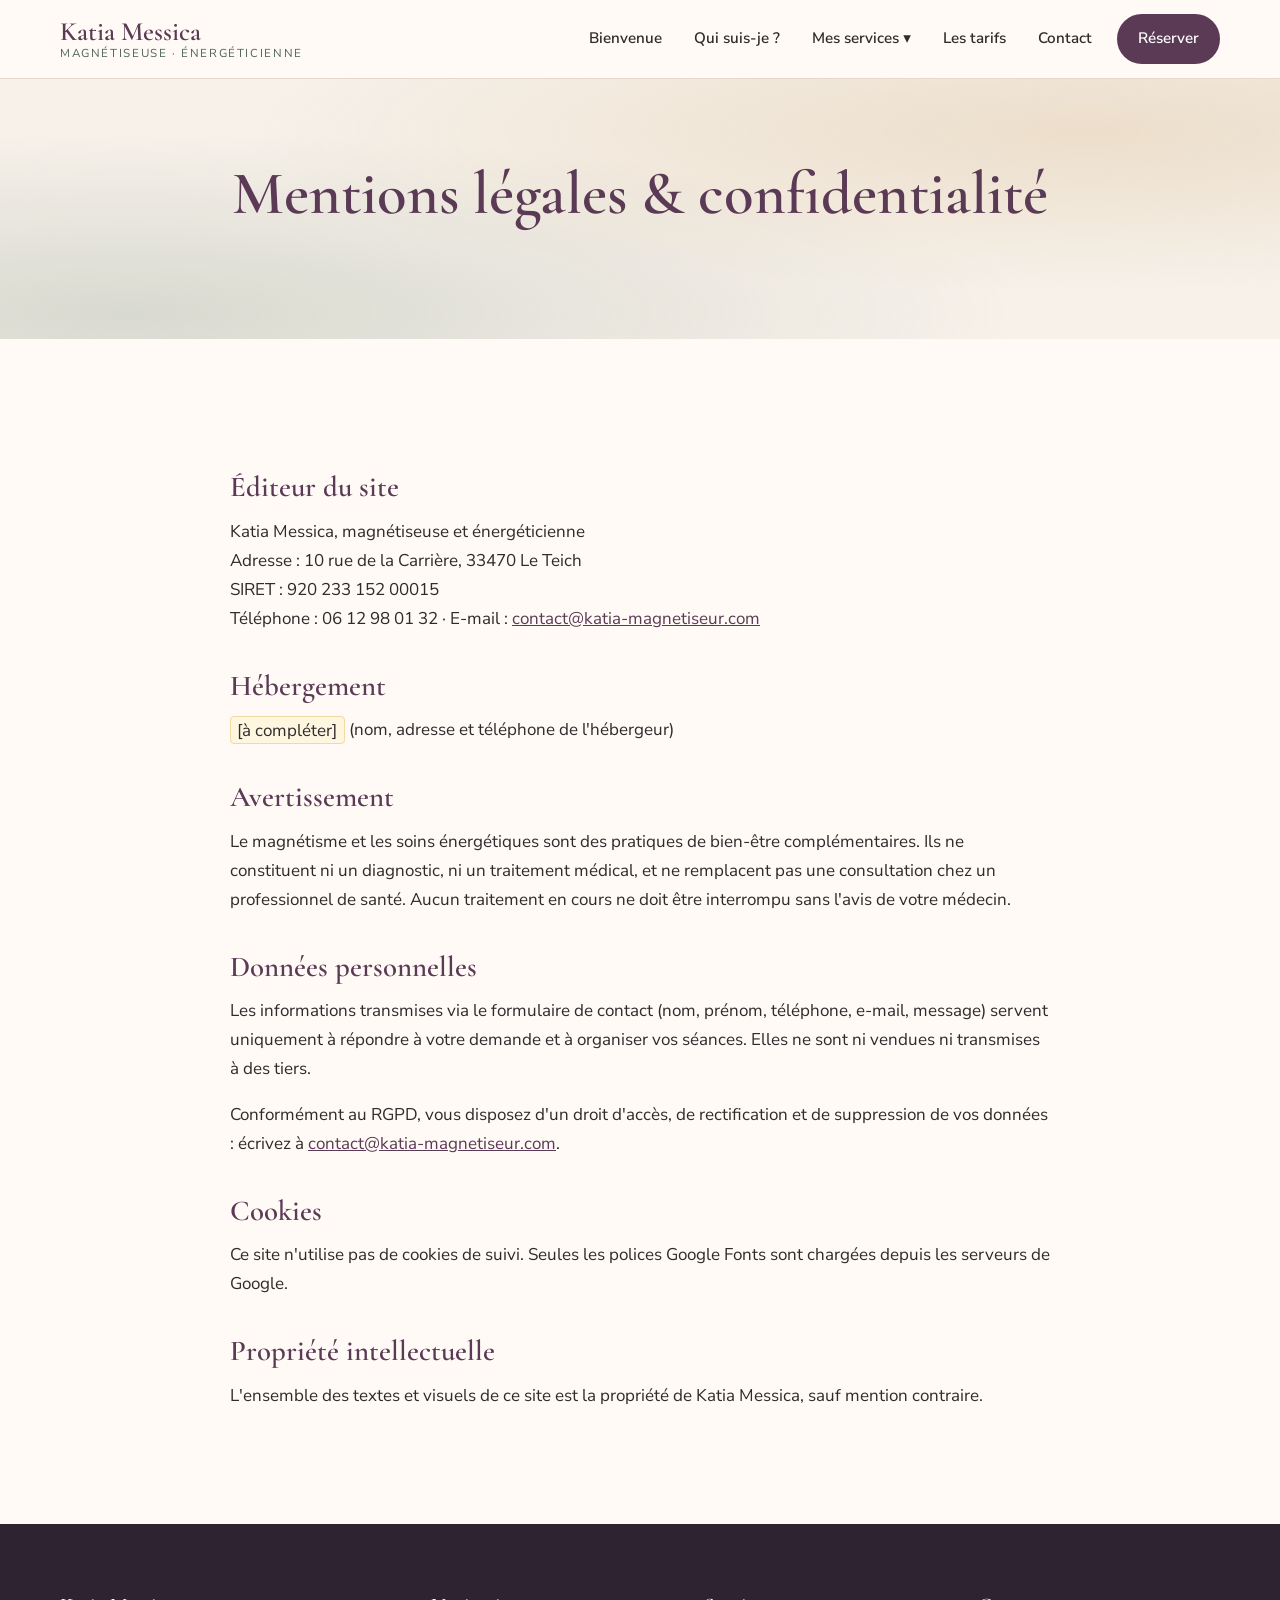
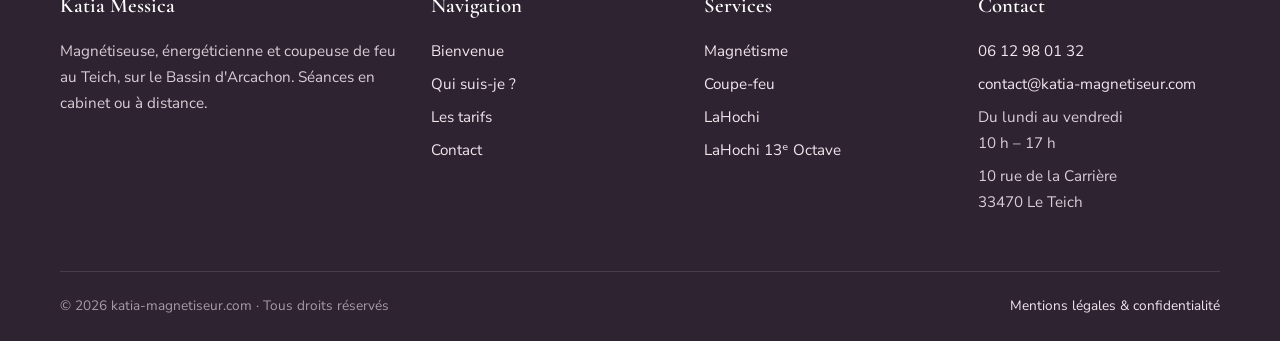
<file: mentions-legales/index.html>
<!DOCTYPE html>
<html lang="fr">
<head>
  <meta charset="utf-8">
  <meta name="viewport" content="width=device-width, initial-scale=1">
  <title>Mentions légales – Katia Messica</title>
  <meta name="description" content="Mentions légales et politique de confidentialité du site katia-magnetiseur.com.">
  <link rel="preconnect" href="https://fonts.googleapis.com">
  <link rel="preconnect" href="https://fonts.gstatic.com" crossorigin>
  <link href="https://fonts.googleapis.com/css2?family=Cormorant+Garamond:ital,wght@0,500;0,600;1,500&family=Nunito+Sans:wght@400;600;700&display=swap" rel="stylesheet">
  <link rel="stylesheet" href="../assets/css/style.css">
  <link rel="icon" href="data:image/svg+xml,%3Csvg xmlns='http://www.w3.org/2000/svg' viewBox='0 0 100 100'%3E%3Ccircle cx='50' cy='50' r='46' fill='%235b3a55'/%3E%3Ctext x='50' y='68' font-size='52' text-anchor='middle' fill='%23c49a5a' font-family='Georgia'%3EK%3C/text%3E%3C/svg%3E">
</head>
<body>
<header class="entete">
  <div class="conteneur">
    <a class="logo" href="../index.html">
      <strong>Katia Messica</strong>
      <span>Magnétiseuse · Énergéticienne</span>
    </a>
    <button class="burger" aria-label="Ouvrir le menu" aria-expanded="false" aria-controls="menu"><span></span><span></span><span></span></button>
    <nav class="nav" id="menu" aria-label="Menu principal">
      <ul>
        <li><a href="../index.html">Bienvenue</a></li>
        <li><a href="../qui-suis-je-katia-messica-magnetiseuse/index.html">Qui suis-je ?</a></li>
        <li class="sous">
          <a href="../magnetisme-coupe-feu-coupeuse-de-feu-le-teich-bassin-arcachon-aquitaine/index.html">Mes services ▾</a>
          <ul>
            <li><a href="../magnetisme-coupe-feu-coupeuse-de-feu-le-teich-bassin-arcachon-aquitaine/index.html">Magnétisme & Coupe-feu</a></li>
            <li><a href="../soins-energetiques-le-teich-bassin-arcachon/index.html">Soins énergétiques</a></li>
          </ul>
        </li>
        <li><a href="../mes-tarifs-magnetiseur-bassin-arcachon-le-teich-energeticienne/index.html">Les tarifs</a></li>
        <li><a href="../contact-prise-de-rendez-vous-entretien-decouverte-gratuit-bassin-arcachon-le-teich/index.html">Contact</a></li>
        <li><a class="btn" href="../contact-prise-de-rendez-vous-entretien-decouverte-gratuit-bassin-arcachon-le-teich/index.html#rdv">Réserver</a></li>
      </ul>
    </nav>
  </div>
</header>
<main>
<section class="heros heros--page">
  <div class="conteneur"><h1>Mentions légales &amp; confidentialité</h1></div>
</section>
<section class="section">
  <div class="conteneur legal" style="max-width:820px">
    <h2>Éditeur du site</h2>
    <p>Katia Messica, magnétiseuse et énergéticienne<br>Adresse : 10 rue de la Carrière, 33470 Le Teich<br>SIRET : 920 233 152 00015<br>Téléphone : 06 12 98 01 32 · E-mail : <a href="mailto:contact@katia-magnetiseur.com">contact@katia-magnetiseur.com</a></p>
    <h2>Hébergement</h2>
    <p><span class="a-completer">[à compléter]</span> (nom, adresse et téléphone de l'hébergeur)</p>
    <h2>Avertissement</h2>
    <p>Le magnétisme et les soins énergétiques sont des pratiques de bien-être complémentaires. Ils ne constituent ni un diagnostic, ni un traitement médical, et ne remplacent pas une consultation chez un professionnel de santé. Aucun traitement en cours ne doit être interrompu sans l'avis de votre médecin.</p>
    <h2>Données personnelles</h2>
    <p>Les informations transmises via le formulaire de contact (nom, prénom, téléphone, e-mail, message) servent uniquement à répondre à votre demande et à organiser vos séances. Elles ne sont ni vendues ni transmises à des tiers.</p>
    <p>Conformément au RGPD, vous disposez d'un droit d'accès, de rectification et de suppression de vos données : écrivez à <a href="mailto:contact@katia-magnetiseur.com">contact@katia-magnetiseur.com</a>.</p>
    <h2>Cookies</h2>
    <p>Ce site n'utilise pas de cookies de suivi. Seules les polices Google Fonts sont chargées depuis les serveurs de Google.</p>
    <h2>Propriété intellectuelle</h2>
    <p>L'ensemble des textes et visuels de ce site est la propriété de Katia Messica, sauf mention contraire.</p>
  </div>
</section>
</main>
<footer class="pied">
  <div class="conteneur">
    <div class="colonnes">
      <div>
        <h4>Katia Messica</h4>
        <p>Magnétiseuse, énergéticienne et coupeuse de feu au Teich, sur le Bassin d'Arcachon. Séances en cabinet ou à distance.</p>
      </div>
      <div>
        <h4>Navigation</h4>
        <ul>
          <li><a href="../index.html">Bienvenue</a></li>
          <li><a href="../qui-suis-je-katia-messica-magnetiseuse/index.html">Qui suis-je ?</a></li>
          <li><a href="../mes-tarifs-magnetiseur-bassin-arcachon-le-teich-energeticienne/index.html">Les tarifs</a></li>
          <li><a href="../contact-prise-de-rendez-vous-entretien-decouverte-gratuit-bassin-arcachon-le-teich/index.html">Contact</a></li>
        </ul>
      </div>
      <div>
        <h4>Services</h4>
        <ul>
          <li><a href="../magnetisme-coupe-feu-coupeuse-de-feu-le-teich-bassin-arcachon-aquitaine/index.html#magnetisme">Magnétisme</a></li>
          <li><a href="../magnetisme-coupe-feu-coupeuse-de-feu-le-teich-bassin-arcachon-aquitaine/index.html#coupe-feu">Coupe-feu</a></li>
          <li><a href="../soins-energetiques-le-teich-bassin-arcachon/index.html#lahochi">LaHochi</a></li>
          <li><a href="../soins-energetiques-le-teich-bassin-arcachon/index.html#octave">LaHochi 13ᵉ Octave</a></li>
        </ul>
      </div>
      <div>
        <h4>Contact</h4>
        <ul>
          <li><a href="tel:+33612980132">06 12 98 01 32</a></li>
          <li><a href="mailto:contact@katia-magnetiseur.com">contact@katia-magnetiseur.com</a></li>
          <li>Du lundi au vendredi<br>10 h – 17 h</li>
          <li>10 rue de la Carrière<br>33470 Le Teich</li>
        </ul>
      </div>
    </div>
    <div class="bas">
      <span>© <span data-annee>2026</span> katia-magnetiseur.com · Tous droits réservés</span>
      <span><a href="../mentions-legales/index.html">Mentions légales &amp; confidentialité</a></span>
    </div>
  </div>
</footer>
<script src="../assets/js/main.js"></script>
</body>
</html>
</file>
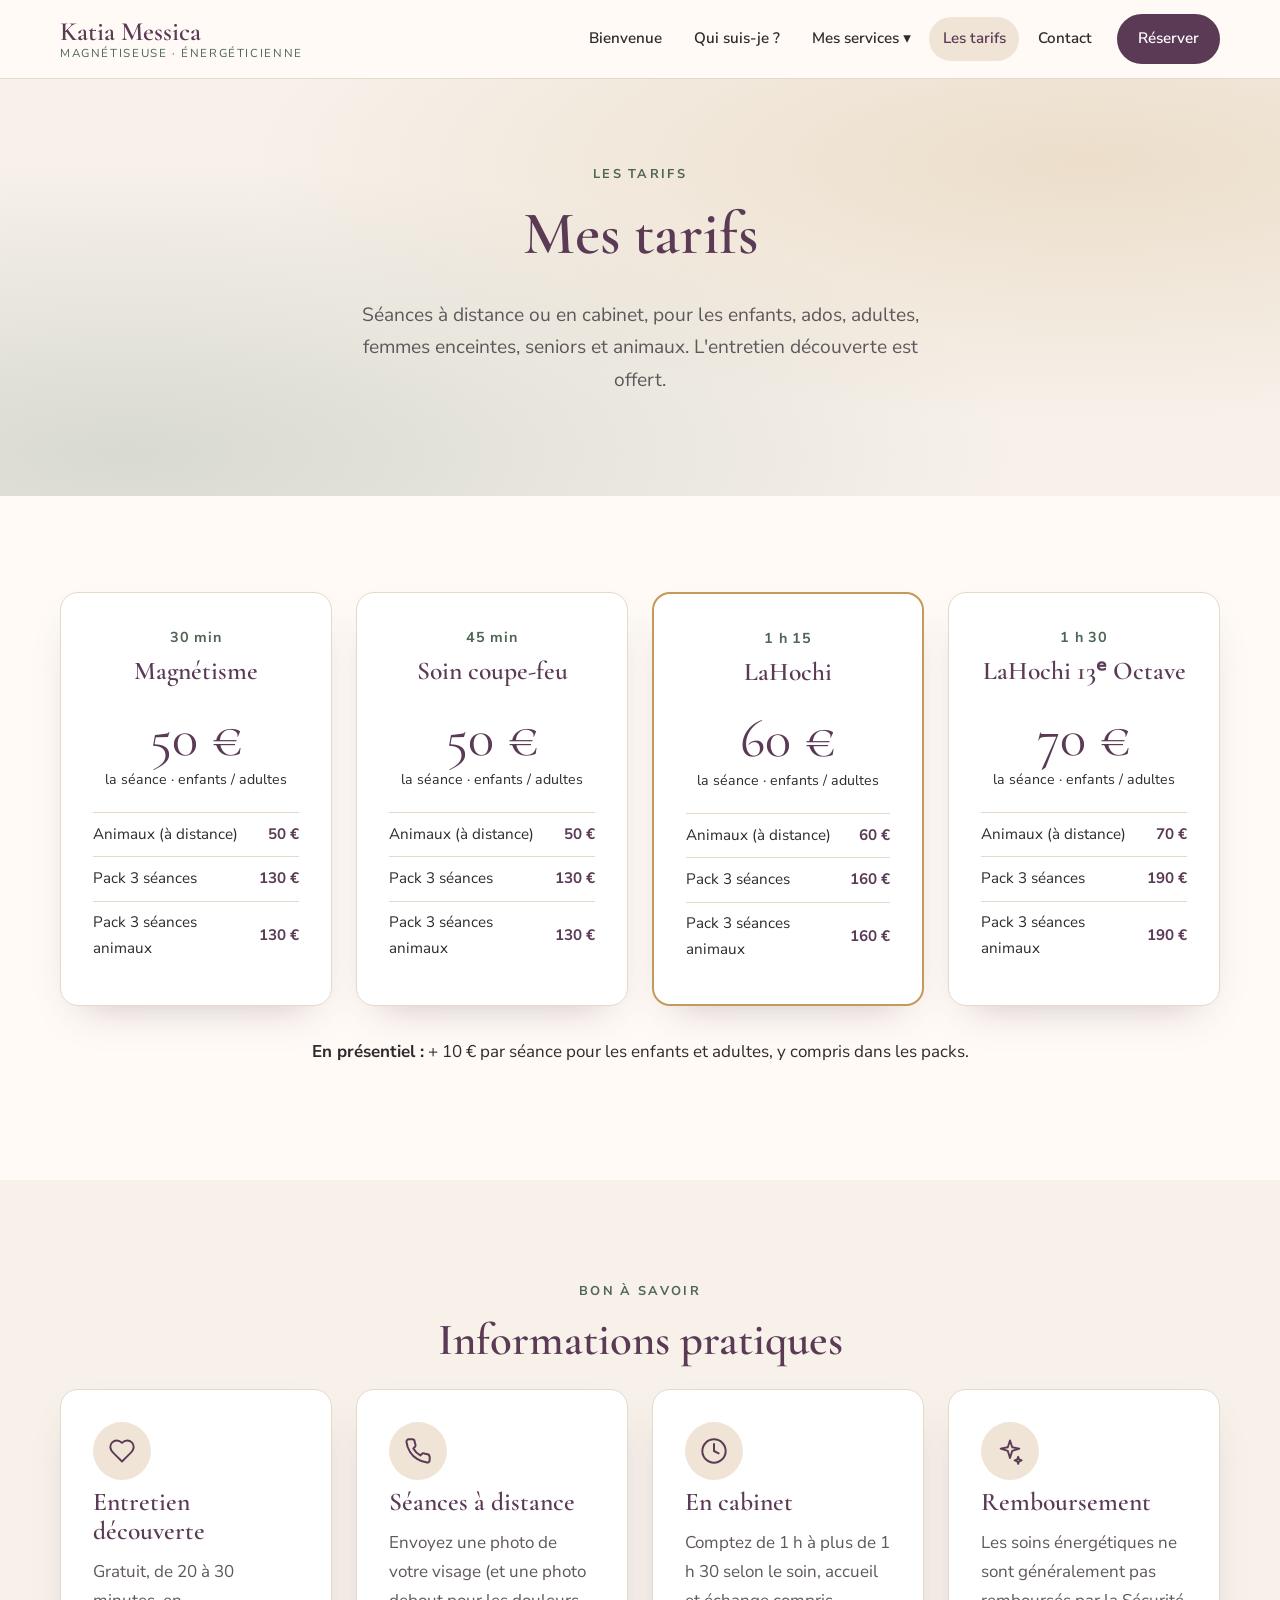
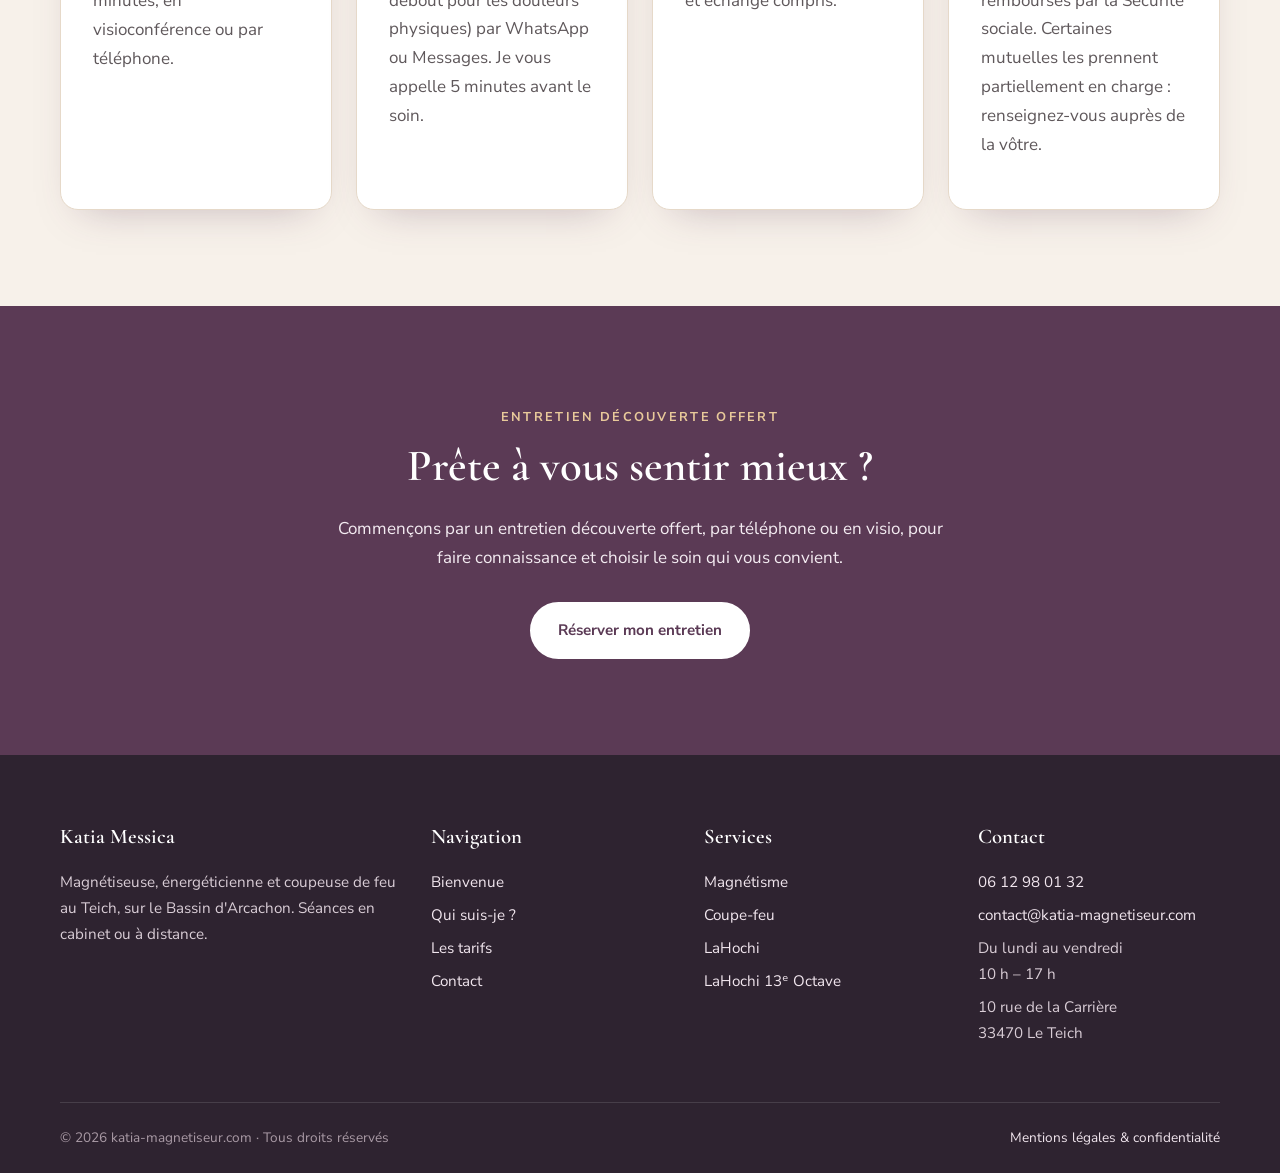
<file: mes-tarifs-magnetiseur-bassin-arcachon-le-teich-energeticienne/index.html>
<!DOCTYPE html>
<html lang="fr">
<head>
  <meta charset="utf-8">
  <meta name="viewport" content="width=device-width, initial-scale=1">
  <title>Tarifs – Magnétiseuse au Teich, Bassin d'Arcachon | Katia Messica</title>
  <meta name="description" content="Tarifs magnétisme, coupe-feu, LaHochi et LaHochi 13ème Octave : séances et packs de 3, à distance ou en cabinet.">
  <link rel="preconnect" href="https://fonts.googleapis.com">
  <link rel="preconnect" href="https://fonts.gstatic.com" crossorigin>
  <link href="https://fonts.googleapis.com/css2?family=Cormorant+Garamond:ital,wght@0,500;0,600;1,500&family=Nunito+Sans:wght@400;600;700&display=swap" rel="stylesheet">
  <link rel="stylesheet" href="../assets/css/style.css">
  <link rel="icon" href="data:image/svg+xml,%3Csvg xmlns='http://www.w3.org/2000/svg' viewBox='0 0 100 100'%3E%3Ccircle cx='50' cy='50' r='46' fill='%235b3a55'/%3E%3Ctext x='50' y='68' font-size='52' text-anchor='middle' fill='%23c49a5a' font-family='Georgia'%3EK%3C/text%3E%3C/svg%3E">
</head>
<body>
<header class="entete">
  <div class="conteneur">
    <a class="logo" href="../index.html">
      <strong>Katia Messica</strong>
      <span>Magnétiseuse · Énergéticienne</span>
    </a>
    <button class="burger" aria-label="Ouvrir le menu" aria-expanded="false" aria-controls="menu"><span></span><span></span><span></span></button>
    <nav class="nav" id="menu" aria-label="Menu principal">
      <ul>
        <li><a href="../index.html">Bienvenue</a></li>
        <li><a href="../qui-suis-je-katia-messica-magnetiseuse/index.html">Qui suis-je ?</a></li>
        <li class="sous">
          <a href="../magnetisme-coupe-feu-coupeuse-de-feu-le-teich-bassin-arcachon-aquitaine/index.html">Mes services ▾</a>
          <ul>
            <li><a href="../magnetisme-coupe-feu-coupeuse-de-feu-le-teich-bassin-arcachon-aquitaine/index.html">Magnétisme & Coupe-feu</a></li>
            <li><a href="../soins-energetiques-le-teich-bassin-arcachon/index.html">Soins énergétiques</a></li>
          </ul>
        </li>
        <li><a href="../mes-tarifs-magnetiseur-bassin-arcachon-le-teich-energeticienne/index.html" aria-current="page">Les tarifs</a></li>
        <li><a href="../contact-prise-de-rendez-vous-entretien-decouverte-gratuit-bassin-arcachon-le-teich/index.html">Contact</a></li>
        <li><a class="btn" href="../contact-prise-de-rendez-vous-entretien-decouverte-gratuit-bassin-arcachon-le-teich/index.html#rdv">Réserver</a></li>
      </ul>
    </nav>
  </div>
</header>
<main>
<section class="heros heros--page">
  <div class="conteneur">
    <span class="surtitre">Les tarifs</span>
    <h1>Mes tarifs</h1>
    <p class="accroche">Séances à distance ou en cabinet, pour les enfants, ados, adultes, femmes enceintes, seniors et animaux. L'entretien découverte est offert.</p>
  </div>
</section>

<section class="section">
  <div class="conteneur">
    <div class="grille"><article class="carte tarif apparait">
      <span class="duree">30 min</span>
      <h3>Magnétisme</h3>
      <div class="montant">50 €</div>
      <small>la séance · enfants / adultes</small>
      <table>
        <tr><td>Animaux (à distance)</td><td>50 €</td></tr>
        <tr><td>Pack 3 séances</td><td>130 €</td></tr>
        <tr><td>Pack 3 séances animaux</td><td>130 €</td></tr>
      </table>
    </article><article class="carte tarif apparait">
      <span class="duree">45 min</span>
      <h3>Soin coupe-feu</h3>
      <div class="montant">50 €</div>
      <small>la séance · enfants / adultes</small>
      <table>
        <tr><td>Animaux (à distance)</td><td>50 €</td></tr>
        <tr><td>Pack 3 séances</td><td>130 €</td></tr>
        <tr><td>Pack 3 séances animaux</td><td>130 €</td></tr>
      </table>
    </article><article class="carte tarif apparait tarif--vedette">
      <span class="duree">1 h 15</span>
      <h3>LaHochi</h3>
      <div class="montant">60 €</div>
      <small>la séance · enfants / adultes</small>
      <table>
        <tr><td>Animaux (à distance)</td><td>60 €</td></tr>
        <tr><td>Pack 3 séances</td><td>160 €</td></tr>
        <tr><td>Pack 3 séances animaux</td><td>160 €</td></tr>
      </table>
    </article><article class="carte tarif apparait">
      <span class="duree">1 h 30</span>
      <h3>LaHochi 13ᵉ Octave</h3>
      <div class="montant">70 €</div>
      <small>la séance · enfants / adultes</small>
      <table>
        <tr><td>Animaux (à distance)</td><td>70 €</td></tr>
        <tr><td>Pack 3 séances</td><td>190 €</td></tr>
        <tr><td>Pack 3 séances animaux</td><td>190 €</td></tr>
      </table>
    </article></div>
    <p class="centre" style="margin-top:2rem"><strong>En présentiel :</strong> + 10 € par séance pour les enfants et adultes, y compris dans les packs.</p>
  </div>
</section>

<section class="section section--sable">
  <div class="conteneur">
    <div class="centre apparait"><span class="surtitre">Bon à savoir</span><h2>Informations pratiques</h2></div>
    <div class="grille">
      <div class="carte apparait"><div class="icone"><svg viewBox="0 0 24 24" fill="none" stroke="currentColor" stroke-width="1.6" stroke-linecap="round" stroke-linejoin="round"><path d="M19 14c1.5-1.5 3-3.2 3-5.5A5.5 5.5 0 0 0 16.5 3c-1.8 0-3 .5-4.5 2-1.5-1.5-2.7-2-4.5-2A5.5 5.5 0 0 0 2 8.5c0 2.3 1.5 4 3 5.5l7 7z"/></svg></div><h3>Entretien découverte</h3><p>Gratuit, de 20 à 30 minutes, en visioconférence ou par téléphone.</p></div>
      <div class="carte apparait"><div class="icone"><svg viewBox="0 0 24 24" fill="none" stroke="currentColor" stroke-width="1.7" stroke-linecap="round" stroke-linejoin="round"><path d="M22 16.9v3a2 2 0 0 1-2.2 2 19.8 19.8 0 0 1-8.6-3.1 19.5 19.5 0 0 1-6-6A19.8 19.8 0 0 1 2.1 4.2 2 2 0 0 1 4.1 2h3a2 2 0 0 1 2 1.7c.1.9.4 1.8.7 2.7a2 2 0 0 1-.5 2.1L8 9.8a16 16 0 0 0 6 6l1.3-1.3a2 2 0 0 1 2.1-.4c.9.3 1.8.6 2.7.7a2 2 0 0 1 1.7 2z"/></svg></div><h3>Séances à distance</h3><p>Envoyez une photo de votre visage (et une photo debout pour les douleurs physiques) par WhatsApp ou Messages. Je vous appelle 5 minutes avant le soin.</p></div>
      <div class="carte apparait"><div class="icone"><svg viewBox="0 0 24 24" fill="none" stroke="currentColor" stroke-width="1.7" stroke-linecap="round" stroke-linejoin="round"><circle cx="12" cy="12" r="10"/><path d="M12 6v6l4 2"/></svg></div><h3>En cabinet</h3><p>Comptez de 1 h à plus de 1 h 30 selon le soin, accueil et échange compris.</p></div>
      <div class="carte apparait"><div class="icone"><svg viewBox="0 0 24 24" fill="none" stroke="currentColor" stroke-width="1.6" stroke-linecap="round" stroke-linejoin="round"><path d="M12 3l1.9 5.8L20 10l-6.1 1.9L12 18l-1.9-6.1L4 10l6.1-1.2z"/><path d="M19 17l.8 2.2L22 20l-2.2.8L19 23l-.8-2.2L16 20l2.2-.8z"/></svg></div><h3>Remboursement</h3><p>Les soins énergétiques ne sont généralement pas remboursés par la Sécurité sociale. Certaines mutuelles les prennent partiellement en charge : renseignez-vous auprès de la vôtre.</p></div>
    </div>
  </div>
</section>

<section class="section section--prune bandeau">
  <div class="conteneur apparait">
    <span class="surtitre">Entretien découverte offert</span>
    <h2>Prête à vous sentir mieux ?</h2>
    <p>Commençons par un entretien découverte offert, par téléphone ou en visio, pour faire connaissance et choisir le soin qui vous convient.</p>
    <a class="btn btn--clair" href="../contact-prise-de-rendez-vous-entretien-decouverte-gratuit-bassin-arcachon-le-teich/index.html#rdv">Réserver mon entretien</a>
  </div>
</section>
</main>
<footer class="pied">
  <div class="conteneur">
    <div class="colonnes">
      <div>
        <h4>Katia Messica</h4>
        <p>Magnétiseuse, énergéticienne et coupeuse de feu au Teich, sur le Bassin d'Arcachon. Séances en cabinet ou à distance.</p>
      </div>
      <div>
        <h4>Navigation</h4>
        <ul>
          <li><a href="../index.html">Bienvenue</a></li>
          <li><a href="../qui-suis-je-katia-messica-magnetiseuse/index.html">Qui suis-je ?</a></li>
          <li><a href="../mes-tarifs-magnetiseur-bassin-arcachon-le-teich-energeticienne/index.html">Les tarifs</a></li>
          <li><a href="../contact-prise-de-rendez-vous-entretien-decouverte-gratuit-bassin-arcachon-le-teich/index.html">Contact</a></li>
        </ul>
      </div>
      <div>
        <h4>Services</h4>
        <ul>
          <li><a href="../magnetisme-coupe-feu-coupeuse-de-feu-le-teich-bassin-arcachon-aquitaine/index.html#magnetisme">Magnétisme</a></li>
          <li><a href="../magnetisme-coupe-feu-coupeuse-de-feu-le-teich-bassin-arcachon-aquitaine/index.html#coupe-feu">Coupe-feu</a></li>
          <li><a href="../soins-energetiques-le-teich-bassin-arcachon/index.html#lahochi">LaHochi</a></li>
          <li><a href="../soins-energetiques-le-teich-bassin-arcachon/index.html#octave">LaHochi 13ᵉ Octave</a></li>
        </ul>
      </div>
      <div>
        <h4>Contact</h4>
        <ul>
          <li><a href="tel:+33612980132">06 12 98 01 32</a></li>
          <li><a href="mailto:contact@katia-magnetiseur.com">contact@katia-magnetiseur.com</a></li>
          <li>Du lundi au vendredi<br>10 h – 17 h</li>
          <li>10 rue de la Carrière<br>33470 Le Teich</li>
        </ul>
      </div>
    </div>
    <div class="bas">
      <span>© <span data-annee>2026</span> katia-magnetiseur.com · Tous droits réservés</span>
      <span><a href="../mentions-legales/index.html">Mentions légales &amp; confidentialité</a></span>
    </div>
  </div>
</footer>
<script src="../assets/js/main.js"></script>
</body>
</html>
</file>
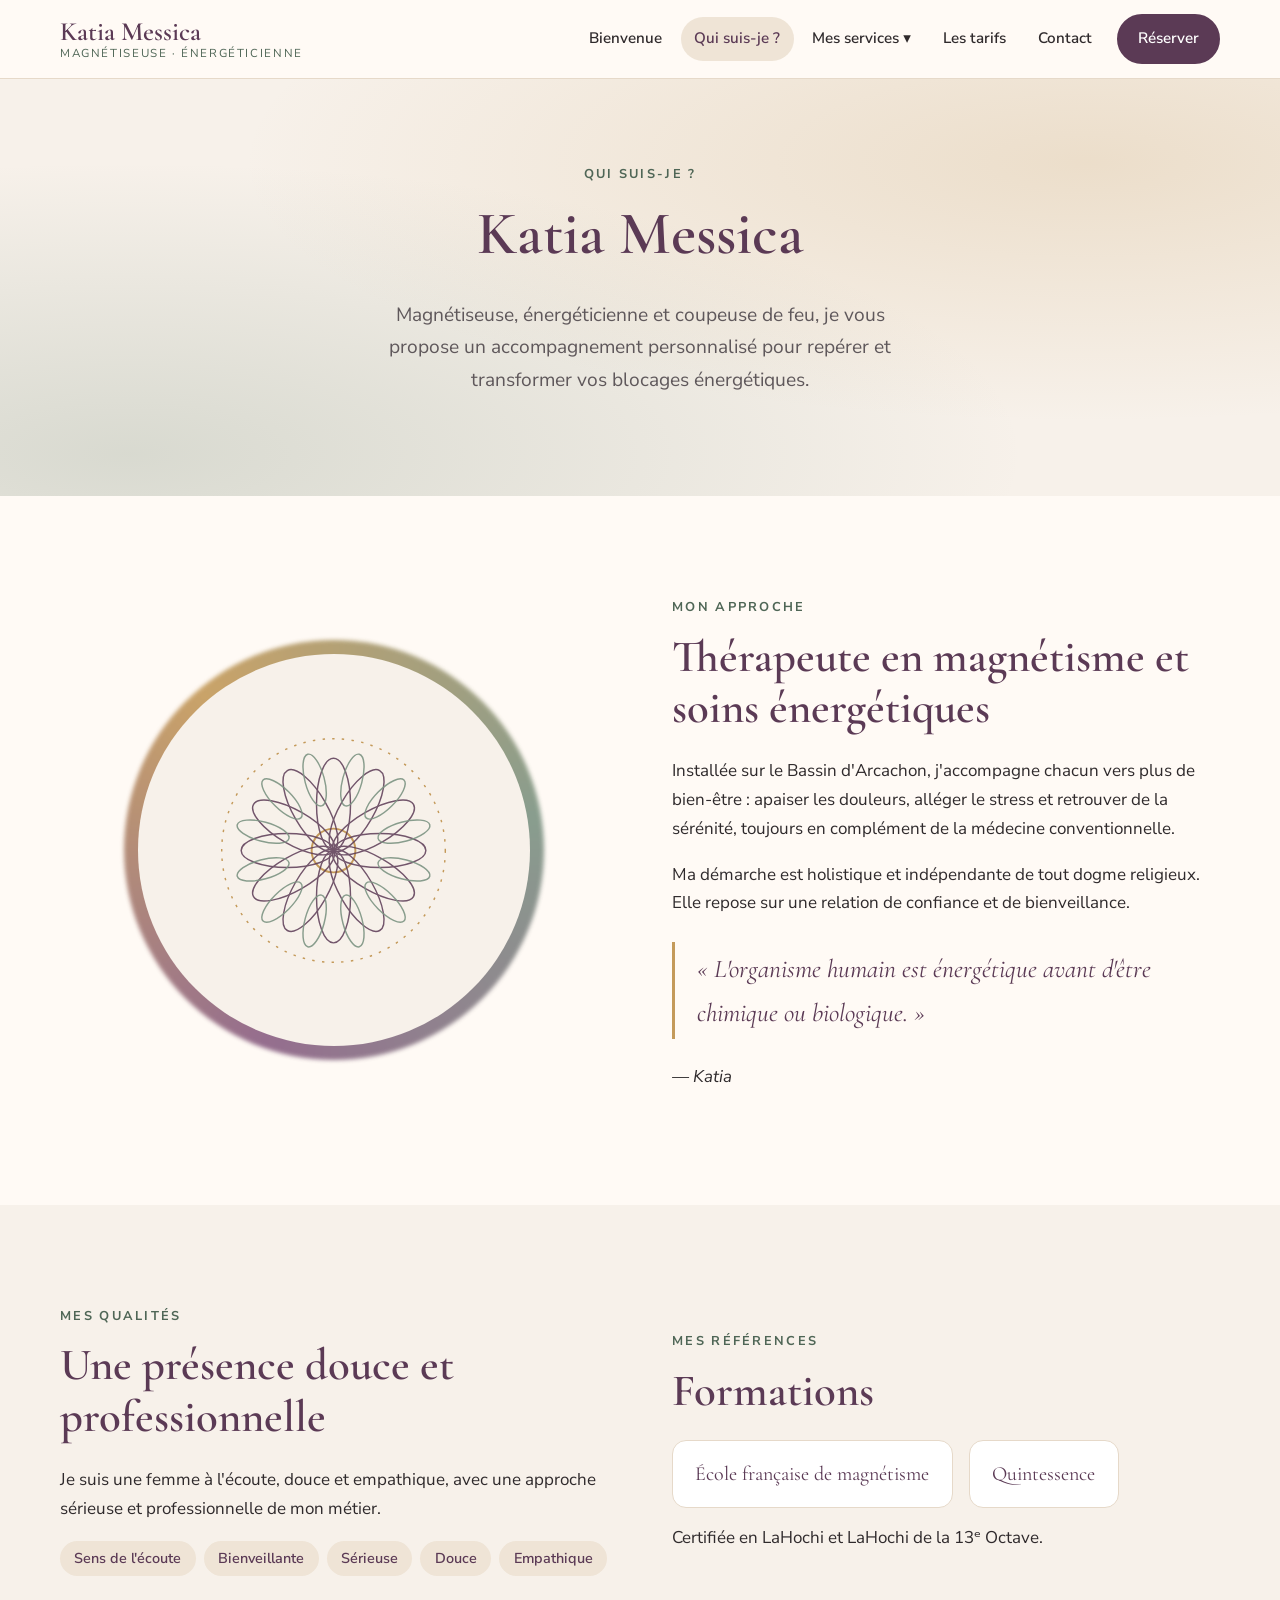
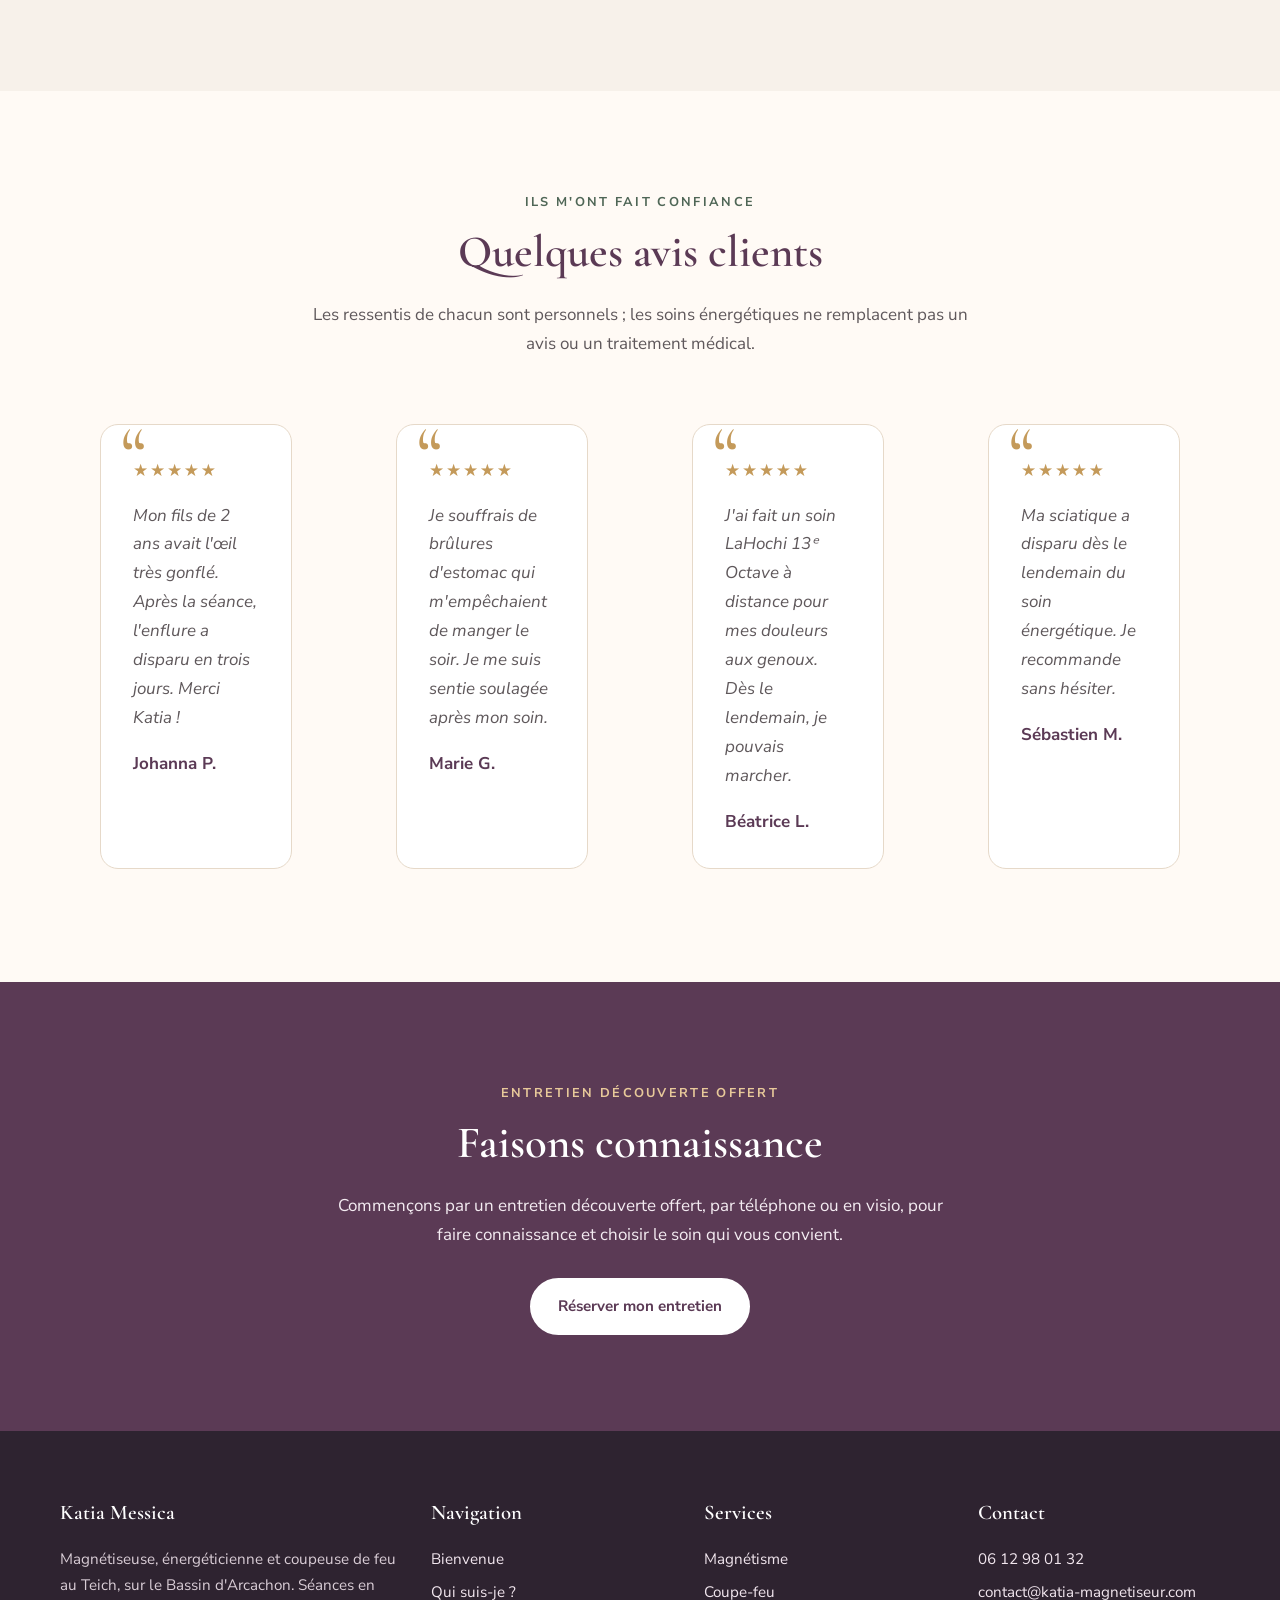
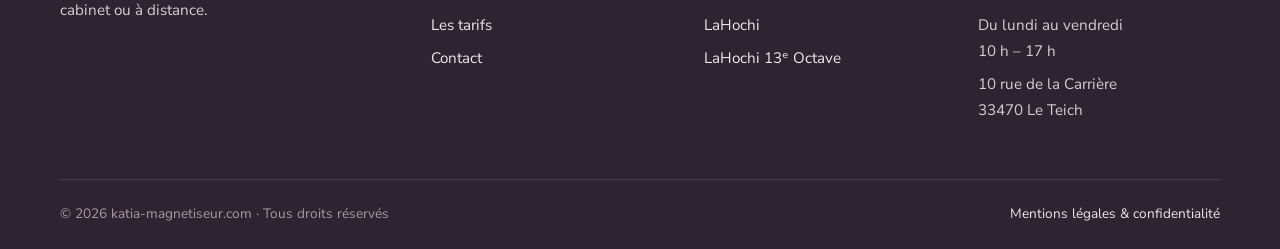
<file: qui-suis-je-katia-messica-magnetiseuse/index.html>
<!DOCTYPE html>
<html lang="fr">
<head>
  <meta charset="utf-8">
  <meta name="viewport" content="width=device-width, initial-scale=1">
  <title>Qui suis-je ? – Katia Messica, magnétiseuse au Teich</title>
  <meta name="description" content="Katia Messica, magnétiseuse, énergéticienne et coupeuse de feu sur le Bassin d'Arcachon : approche, qualités, formations et avis clients.">
  <link rel="preconnect" href="https://fonts.googleapis.com">
  <link rel="preconnect" href="https://fonts.gstatic.com" crossorigin>
  <link href="https://fonts.googleapis.com/css2?family=Cormorant+Garamond:ital,wght@0,500;0,600;1,500&family=Nunito+Sans:wght@400;600;700&display=swap" rel="stylesheet">
  <link rel="stylesheet" href="../assets/css/style.css">
  <link rel="icon" href="data:image/svg+xml,%3Csvg xmlns='http://www.w3.org/2000/svg' viewBox='0 0 100 100'%3E%3Ccircle cx='50' cy='50' r='46' fill='%235b3a55'/%3E%3Ctext x='50' y='68' font-size='52' text-anchor='middle' fill='%23c49a5a' font-family='Georgia'%3EK%3C/text%3E%3C/svg%3E">
</head>
<body>
<header class="entete">
  <div class="conteneur">
    <a class="logo" href="../index.html">
      <strong>Katia Messica</strong>
      <span>Magnétiseuse · Énergéticienne</span>
    </a>
    <button class="burger" aria-label="Ouvrir le menu" aria-expanded="false" aria-controls="menu"><span></span><span></span><span></span></button>
    <nav class="nav" id="menu" aria-label="Menu principal">
      <ul>
        <li><a href="../index.html">Bienvenue</a></li>
        <li><a href="../qui-suis-je-katia-messica-magnetiseuse/index.html" aria-current="page">Qui suis-je ?</a></li>
        <li class="sous">
          <a href="../magnetisme-coupe-feu-coupeuse-de-feu-le-teich-bassin-arcachon-aquitaine/index.html">Mes services ▾</a>
          <ul>
            <li><a href="../magnetisme-coupe-feu-coupeuse-de-feu-le-teich-bassin-arcachon-aquitaine/index.html">Magnétisme & Coupe-feu</a></li>
            <li><a href="../soins-energetiques-le-teich-bassin-arcachon/index.html">Soins énergétiques</a></li>
          </ul>
        </li>
        <li><a href="../mes-tarifs-magnetiseur-bassin-arcachon-le-teich-energeticienne/index.html">Les tarifs</a></li>
        <li><a href="../contact-prise-de-rendez-vous-entretien-decouverte-gratuit-bassin-arcachon-le-teich/index.html">Contact</a></li>
        <li><a class="btn" href="../contact-prise-de-rendez-vous-entretien-decouverte-gratuit-bassin-arcachon-le-teich/index.html#rdv">Réserver</a></li>
      </ul>
    </nav>
  </div>
</header>
<main>
<section class="heros heros--page">
  <div class="conteneur">
    <span class="surtitre">Qui suis-je ?</span>
    <h1>Katia Messica</h1>
    <p class="accroche">Magnétiseuse, énergéticienne et coupeuse de feu, je vous propose un accompagnement personnalisé pour repérer et transformer vos blocages énergétiques.</p>
  </div>
</section>

<section class="section">
  <div class="conteneur deux-col">
    <div class="heros-visuel apparait" aria-hidden="true">
      <div class="halo"></div>
      <div class="disque"><svg viewBox="0 0 200 200" aria-hidden="true" fill="none" stroke="#5b3a55" stroke-width="1.2">
  <circle cx="100" cy="100" r="18" stroke="#c49a5a" stroke-width="1.6"/>
  <g opacity=".85"><ellipse cx="100" cy="62" rx="14" ry="38" transform="rotate(0 100 100)"/><ellipse cx="100" cy="62" rx="14" ry="38" transform="rotate(30 100 100)"/><ellipse cx="100" cy="62" rx="14" ry="38" transform="rotate(60 100 100)"/><ellipse cx="100" cy="62" rx="14" ry="38" transform="rotate(90 100 100)"/><ellipse cx="100" cy="62" rx="14" ry="38" transform="rotate(120 100 100)"/><ellipse cx="100" cy="62" rx="14" ry="38" transform="rotate(150 100 100)"/><ellipse cx="100" cy="62" rx="14" ry="38" transform="rotate(180 100 100)"/><ellipse cx="100" cy="62" rx="14" ry="38" transform="rotate(210 100 100)"/><ellipse cx="100" cy="62" rx="14" ry="38" transform="rotate(240 100 100)"/><ellipse cx="100" cy="62" rx="14" ry="38" transform="rotate(270 100 100)"/><ellipse cx="100" cy="62" rx="14" ry="38" transform="rotate(300 100 100)"/><ellipse cx="100" cy="62" rx="14" ry="38" transform="rotate(330 100 100)"/></g>
  <g stroke="#7d9483" opacity=".9"><ellipse cx="100" cy="40" rx="8" ry="22" transform="rotate(15 100 100)"/><ellipse cx="100" cy="40" rx="8" ry="22" transform="rotate(45 100 100)"/><ellipse cx="100" cy="40" rx="8" ry="22" transform="rotate(75 100 100)"/><ellipse cx="100" cy="40" rx="8" ry="22" transform="rotate(105 100 100)"/><ellipse cx="100" cy="40" rx="8" ry="22" transform="rotate(135 100 100)"/><ellipse cx="100" cy="40" rx="8" ry="22" transform="rotate(165 100 100)"/><ellipse cx="100" cy="40" rx="8" ry="22" transform="rotate(195 100 100)"/><ellipse cx="100" cy="40" rx="8" ry="22" transform="rotate(225 100 100)"/><ellipse cx="100" cy="40" rx="8" ry="22" transform="rotate(255 100 100)"/><ellipse cx="100" cy="40" rx="8" ry="22" transform="rotate(285 100 100)"/><ellipse cx="100" cy="40" rx="8" ry="22" transform="rotate(315 100 100)"/><ellipse cx="100" cy="40" rx="8" ry="22" transform="rotate(345 100 100)"/></g>
  <circle cx="100" cy="100" r="92" stroke="#c49a5a" stroke-dasharray="2 6"/>
</svg></div>
    </div>
    <div class="apparait">
      <span class="surtitre">Mon approche</span>
      <h2>Thérapeute en magnétisme et soins énergétiques</h2>
      <p>Installée sur le Bassin d'Arcachon, j'accompagne chacun vers plus de bien-être : apaiser les douleurs, alléger le stress et retrouver de la sérénité, toujours en complément de la médecine conventionnelle.</p>
      <p>Ma démarche est holistique et indépendante de tout dogme religieux. Elle repose sur une relation de confiance et de bienveillance.</p>
      <p class="citation">« L'organisme humain est énergétique avant d'être chimique ou biologique. »</p>
      <p><em>— Katia</em></p>
    </div>
  </div>
</section>

<section class="section section--sable">
  <div class="conteneur deux-col">
    <div class="apparait">
      <span class="surtitre">Mes qualités</span>
      <h2>Une présence douce et professionnelle</h2>
      <p>Je suis une femme à l'écoute, douce et empathique, avec une approche sérieuse et professionnelle de mon métier.</p>
      <ul class="etiquettes"><li>Sens de l'écoute</li><li>Bienveillante</li><li>Sérieuse</li><li>Douce</li><li>Empathique</li></ul>
    </div>
    <div class="apparait">
      <span class="surtitre">Mes références</span>
      <h2>Formations</h2>
      <div class="references"><span>École française de magnétisme</span><span>Quintessence</span></div>
      <p style="margin-top:1rem">Certifiée en LaHochi et LaHochi de la 13ᵉ Octave.</p>
    </div>
  </div>
</section>

<section class="section">
  <div class="conteneur">
    <div class="centre apparait">
      <span class="surtitre">Ils m'ont fait confiance</span>
      <h2>Quelques avis clients</h2>
      <p class="intro">Les ressentis de chacun sont personnels ; les soins énergétiques ne remplacent pas un avis ou un traitement médical.</p>
    </div>
    <div class="grille"><blockquote class="temoignage apparait"><div class="etoiles">★★★★★</div><p>Mon fils de 2 ans avait l'œil très gonflé. Après la séance, l'enflure a disparu en trois jours. Merci Katia !</p><cite>Johanna P.</cite></blockquote><blockquote class="temoignage apparait"><div class="etoiles">★★★★★</div><p>Je souffrais de brûlures d'estomac qui m'empêchaient de manger le soir. Je me suis sentie soulagée après mon soin.</p><cite>Marie G.</cite></blockquote><blockquote class="temoignage apparait"><div class="etoiles">★★★★★</div><p>J'ai fait un soin LaHochi 13ᵉ Octave à distance pour mes douleurs aux genoux. Dès le lendemain, je pouvais marcher.</p><cite>Béatrice L.</cite></blockquote><blockquote class="temoignage apparait"><div class="etoiles">★★★★★</div><p>Ma sciatique a disparu dès le lendemain du soin énergétique. Je recommande sans hésiter.</p><cite>Sébastien M.</cite></blockquote></div>
  </div>
</section>

<section class="section section--prune bandeau">
  <div class="conteneur apparait">
    <span class="surtitre">Entretien découverte offert</span>
    <h2>Faisons connaissance</h2>
    <p>Commençons par un entretien découverte offert, par téléphone ou en visio, pour faire connaissance et choisir le soin qui vous convient.</p>
    <a class="btn btn--clair" href="../contact-prise-de-rendez-vous-entretien-decouverte-gratuit-bassin-arcachon-le-teich/index.html#rdv">Réserver mon entretien</a>
  </div>
</section>
</main>
<footer class="pied">
  <div class="conteneur">
    <div class="colonnes">
      <div>
        <h4>Katia Messica</h4>
        <p>Magnétiseuse, énergéticienne et coupeuse de feu au Teich, sur le Bassin d'Arcachon. Séances en cabinet ou à distance.</p>
      </div>
      <div>
        <h4>Navigation</h4>
        <ul>
          <li><a href="../index.html">Bienvenue</a></li>
          <li><a href="../qui-suis-je-katia-messica-magnetiseuse/index.html">Qui suis-je ?</a></li>
          <li><a href="../mes-tarifs-magnetiseur-bassin-arcachon-le-teich-energeticienne/index.html">Les tarifs</a></li>
          <li><a href="../contact-prise-de-rendez-vous-entretien-decouverte-gratuit-bassin-arcachon-le-teich/index.html">Contact</a></li>
        </ul>
      </div>
      <div>
        <h4>Services</h4>
        <ul>
          <li><a href="../magnetisme-coupe-feu-coupeuse-de-feu-le-teich-bassin-arcachon-aquitaine/index.html#magnetisme">Magnétisme</a></li>
          <li><a href="../magnetisme-coupe-feu-coupeuse-de-feu-le-teich-bassin-arcachon-aquitaine/index.html#coupe-feu">Coupe-feu</a></li>
          <li><a href="../soins-energetiques-le-teich-bassin-arcachon/index.html#lahochi">LaHochi</a></li>
          <li><a href="../soins-energetiques-le-teich-bassin-arcachon/index.html#octave">LaHochi 13ᵉ Octave</a></li>
        </ul>
      </div>
      <div>
        <h4>Contact</h4>
        <ul>
          <li><a href="tel:+33612980132">06 12 98 01 32</a></li>
          <li><a href="mailto:contact@katia-magnetiseur.com">contact@katia-magnetiseur.com</a></li>
          <li>Du lundi au vendredi<br>10 h – 17 h</li>
          <li>10 rue de la Carrière<br>33470 Le Teich</li>
        </ul>
      </div>
    </div>
    <div class="bas">
      <span>© <span data-annee>2026</span> katia-magnetiseur.com · Tous droits réservés</span>
      <span><a href="../mentions-legales/index.html">Mentions légales &amp; confidentialité</a></span>
    </div>
  </div>
</footer>
<script src="../assets/js/main.js"></script>
</body>
</html>
</file>
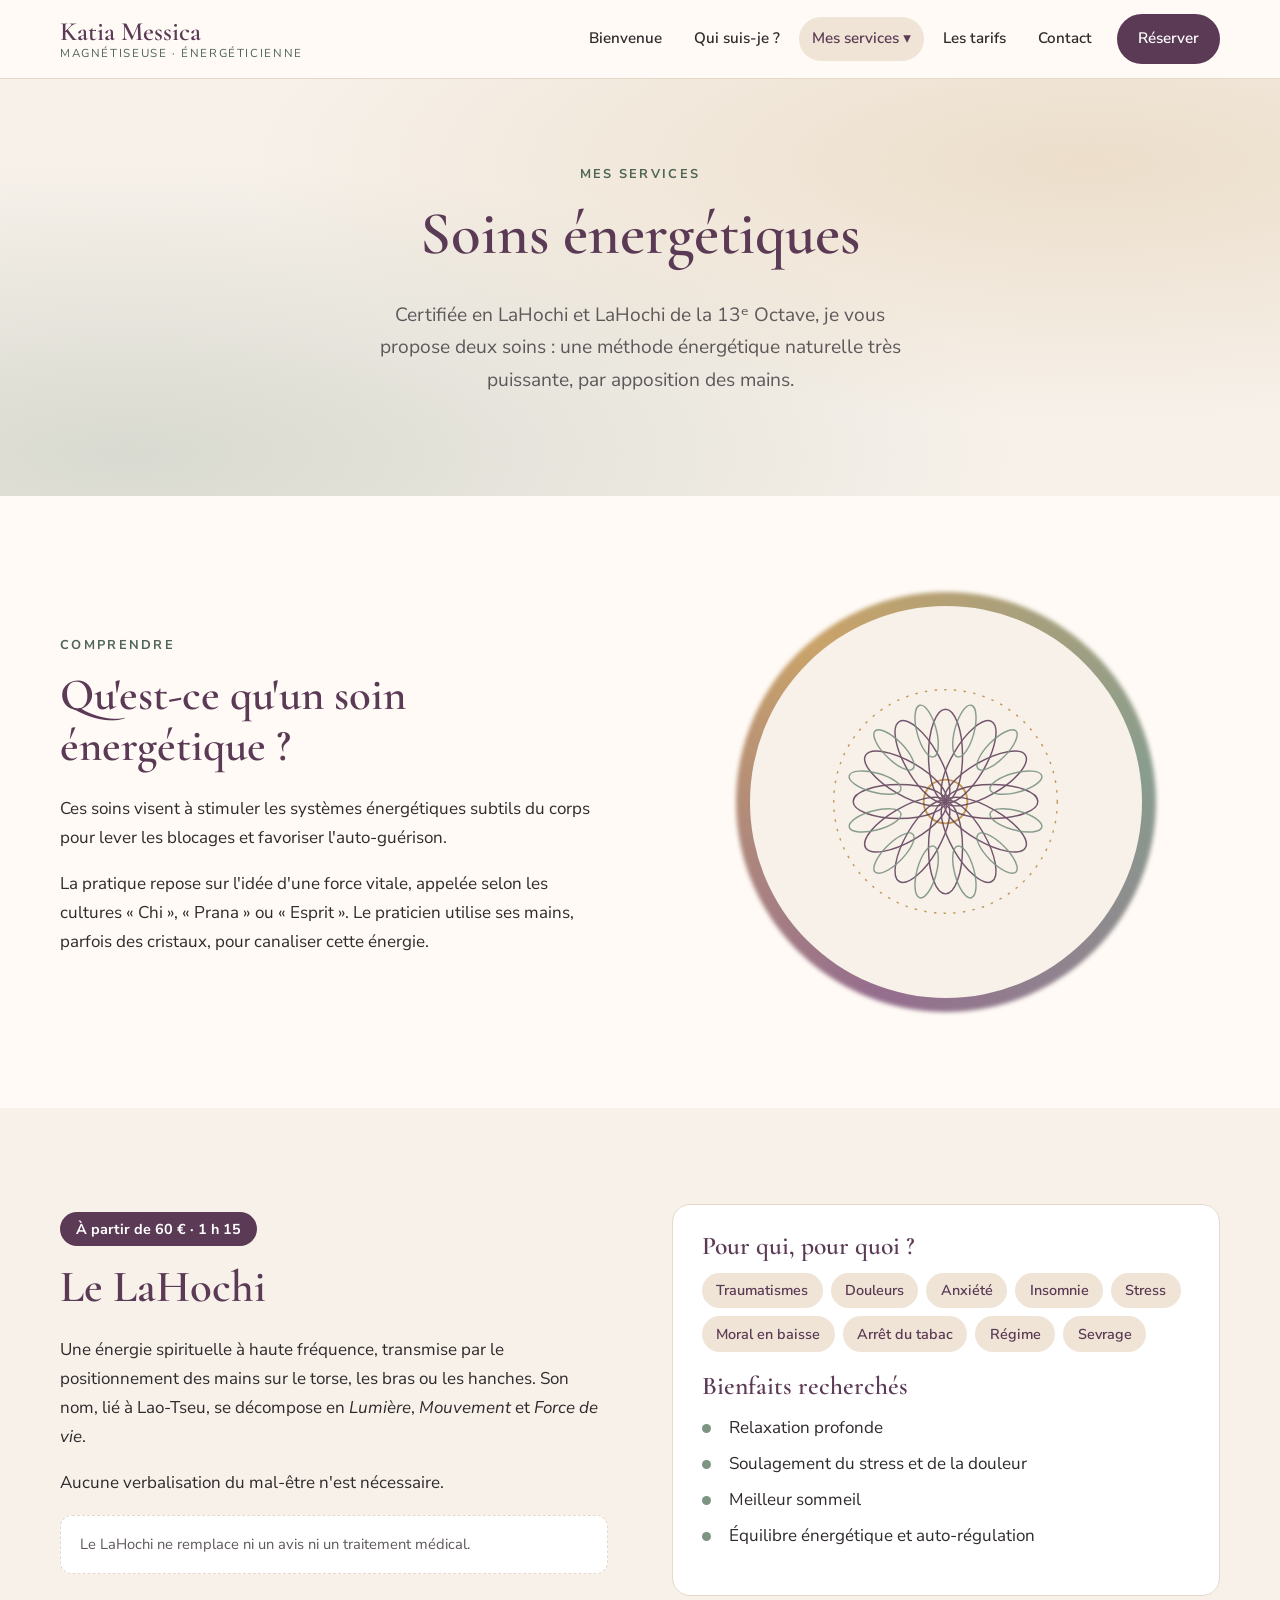
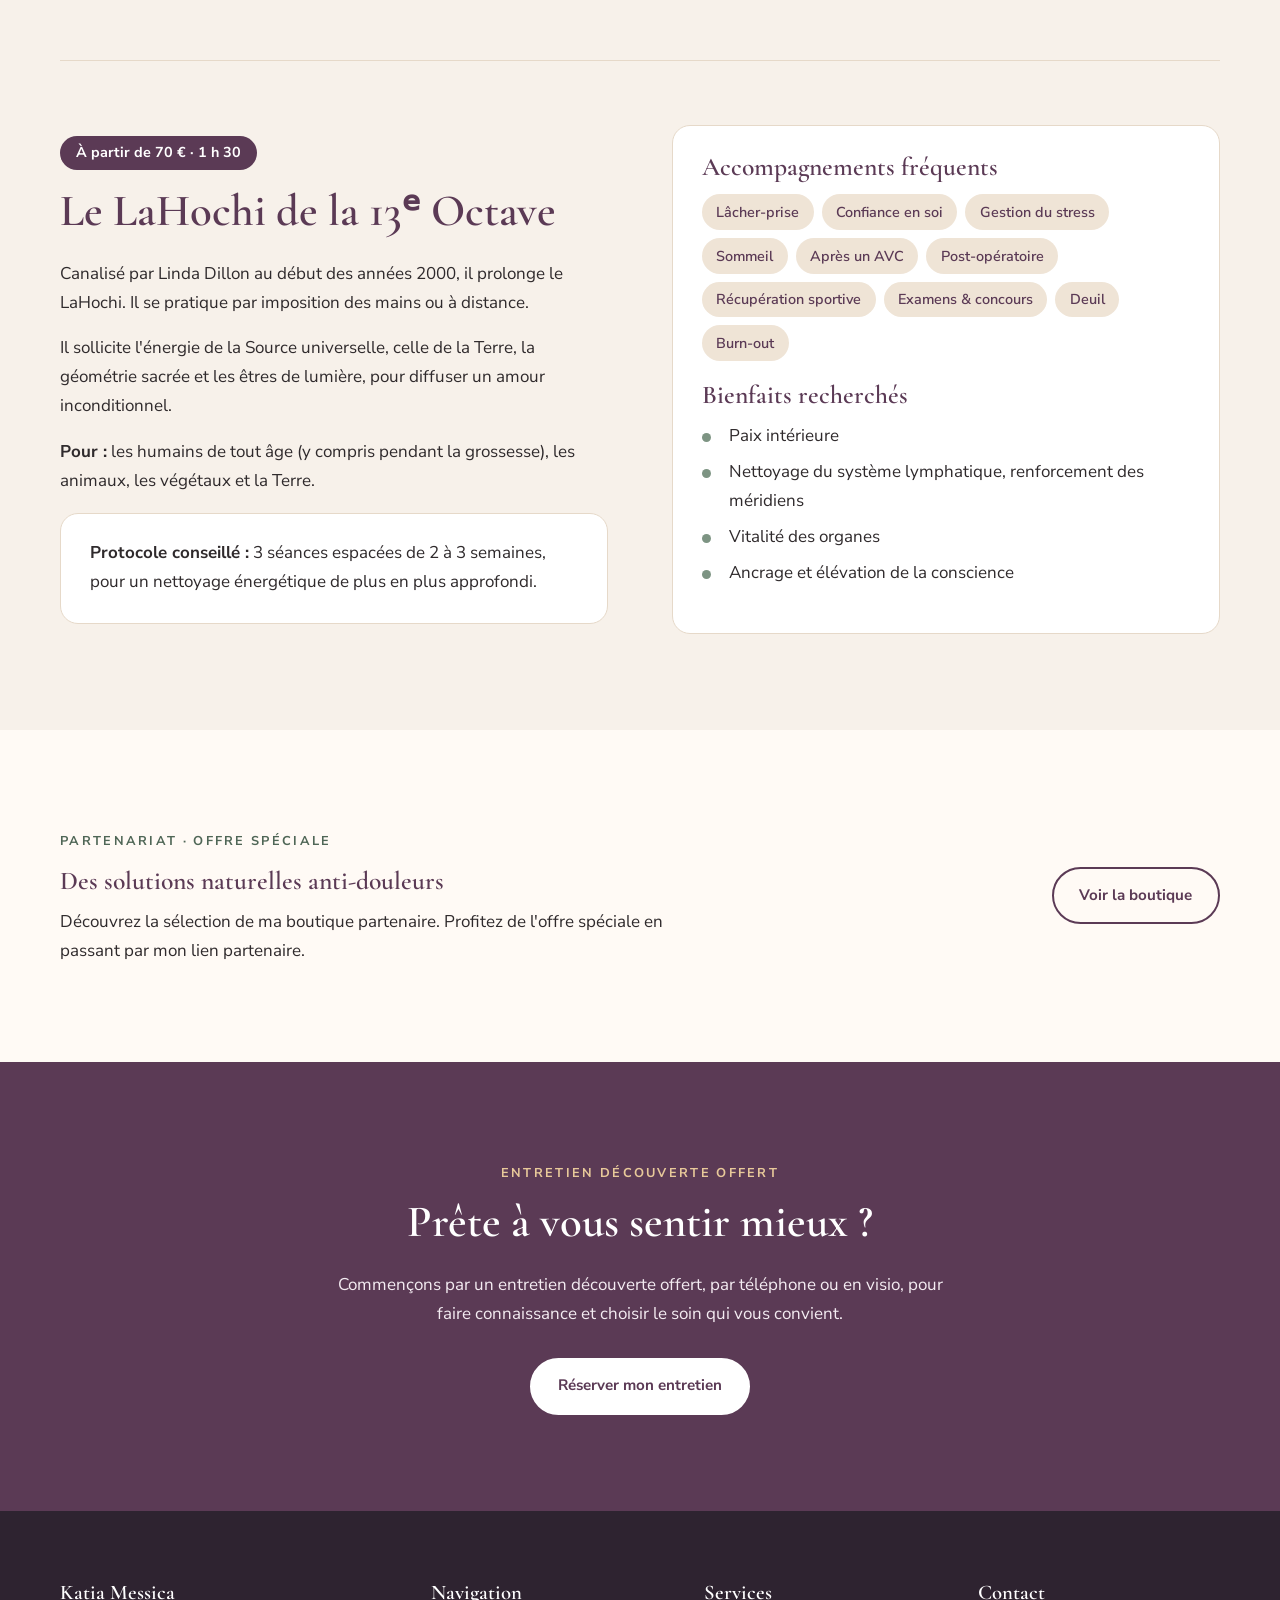
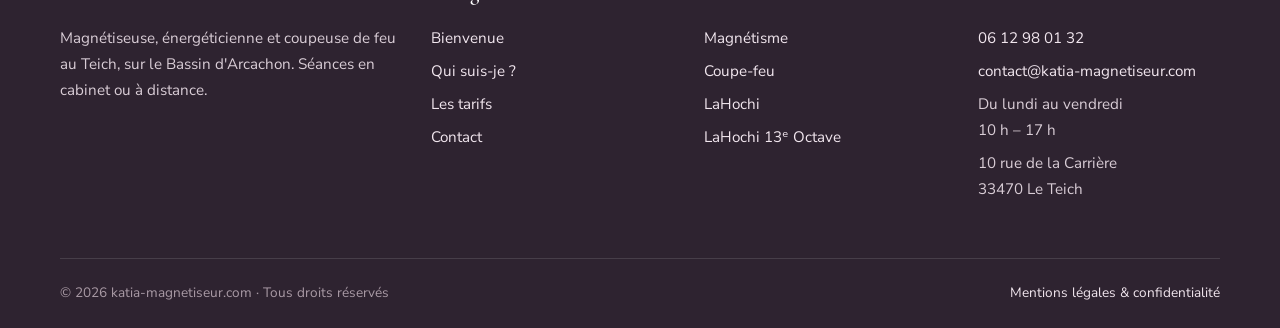
<file: soins-energetiques-le-teich-bassin-arcachon/index.html>
<!DOCTYPE html>
<html lang="fr">
<head>
  <meta charset="utf-8">
  <meta name="viewport" content="width=device-width, initial-scale=1">
  <title>Soins énergétiques LaHochi au Teich – Bassin d'Arcachon | Katia Messica</title>
  <meta name="description" content="Soins énergétiques LaHochi et LaHochi 13ème Octave au Teich ou à distance, pour humains et animaux. À partir de 60 €.">
  <link rel="preconnect" href="https://fonts.googleapis.com">
  <link rel="preconnect" href="https://fonts.gstatic.com" crossorigin>
  <link href="https://fonts.googleapis.com/css2?family=Cormorant+Garamond:ital,wght@0,500;0,600;1,500&family=Nunito+Sans:wght@400;600;700&display=swap" rel="stylesheet">
  <link rel="stylesheet" href="../assets/css/style.css">
  <link rel="icon" href="data:image/svg+xml,%3Csvg xmlns='http://www.w3.org/2000/svg' viewBox='0 0 100 100'%3E%3Ccircle cx='50' cy='50' r='46' fill='%235b3a55'/%3E%3Ctext x='50' y='68' font-size='52' text-anchor='middle' fill='%23c49a5a' font-family='Georgia'%3EK%3C/text%3E%3C/svg%3E">
</head>
<body>
<header class="entete">
  <div class="conteneur">
    <a class="logo" href="../index.html">
      <strong>Katia Messica</strong>
      <span>Magnétiseuse · Énergéticienne</span>
    </a>
    <button class="burger" aria-label="Ouvrir le menu" aria-expanded="false" aria-controls="menu"><span></span><span></span><span></span></button>
    <nav class="nav" id="menu" aria-label="Menu principal">
      <ul>
        <li><a href="../index.html">Bienvenue</a></li>
        <li><a href="../qui-suis-je-katia-messica-magnetiseuse/index.html">Qui suis-je ?</a></li>
        <li class="sous">
          <a href="../magnetisme-coupe-feu-coupeuse-de-feu-le-teich-bassin-arcachon-aquitaine/index.html" aria-current="page">Mes services ▾</a>
          <ul>
            <li><a href="../magnetisme-coupe-feu-coupeuse-de-feu-le-teich-bassin-arcachon-aquitaine/index.html">Magnétisme & Coupe-feu</a></li>
            <li><a href="../soins-energetiques-le-teich-bassin-arcachon/index.html" aria-current="page">Soins énergétiques</a></li>
          </ul>
        </li>
        <li><a href="../mes-tarifs-magnetiseur-bassin-arcachon-le-teich-energeticienne/index.html">Les tarifs</a></li>
        <li><a href="../contact-prise-de-rendez-vous-entretien-decouverte-gratuit-bassin-arcachon-le-teich/index.html">Contact</a></li>
        <li><a class="btn" href="../contact-prise-de-rendez-vous-entretien-decouverte-gratuit-bassin-arcachon-le-teich/index.html#rdv">Réserver</a></li>
      </ul>
    </nav>
  </div>
</header>
<main>
<section class="heros heros--page">
  <div class="conteneur">
    <span class="surtitre">Mes services</span>
    <h1>Soins énergétiques</h1>
    <p class="accroche">Certifiée en LaHochi et LaHochi de la 13ᵉ Octave, je vous propose deux soins : une méthode énergétique naturelle très puissante, par apposition des mains.</p>
  </div>
</section>

<section class="section">
  <div class="conteneur deux-col">
    <div class="apparait">
      <span class="surtitre">Comprendre</span>
      <h2>Qu'est-ce qu'un soin énergétique ?</h2>
      <p>Ces soins visent à stimuler les systèmes énergétiques subtils du corps pour lever les blocages et favoriser l'auto-guérison.</p>
      <p>La pratique repose sur l'idée d'une force vitale, appelée selon les cultures « Chi », « Prana » ou « Esprit ». Le praticien utilise ses mains, parfois des cristaux, pour canaliser cette énergie.</p>
    </div>
    <div class="heros-visuel apparait" aria-hidden="true"><div class="halo"></div><div class="disque"><svg viewBox="0 0 200 200" aria-hidden="true" fill="none" stroke="#5b3a55" stroke-width="1.2">
  <circle cx="100" cy="100" r="18" stroke="#c49a5a" stroke-width="1.6"/>
  <g opacity=".85"><ellipse cx="100" cy="62" rx="14" ry="38" transform="rotate(0 100 100)"/><ellipse cx="100" cy="62" rx="14" ry="38" transform="rotate(30 100 100)"/><ellipse cx="100" cy="62" rx="14" ry="38" transform="rotate(60 100 100)"/><ellipse cx="100" cy="62" rx="14" ry="38" transform="rotate(90 100 100)"/><ellipse cx="100" cy="62" rx="14" ry="38" transform="rotate(120 100 100)"/><ellipse cx="100" cy="62" rx="14" ry="38" transform="rotate(150 100 100)"/><ellipse cx="100" cy="62" rx="14" ry="38" transform="rotate(180 100 100)"/><ellipse cx="100" cy="62" rx="14" ry="38" transform="rotate(210 100 100)"/><ellipse cx="100" cy="62" rx="14" ry="38" transform="rotate(240 100 100)"/><ellipse cx="100" cy="62" rx="14" ry="38" transform="rotate(270 100 100)"/><ellipse cx="100" cy="62" rx="14" ry="38" transform="rotate(300 100 100)"/><ellipse cx="100" cy="62" rx="14" ry="38" transform="rotate(330 100 100)"/></g>
  <g stroke="#7d9483" opacity=".9"><ellipse cx="100" cy="40" rx="8" ry="22" transform="rotate(15 100 100)"/><ellipse cx="100" cy="40" rx="8" ry="22" transform="rotate(45 100 100)"/><ellipse cx="100" cy="40" rx="8" ry="22" transform="rotate(75 100 100)"/><ellipse cx="100" cy="40" rx="8" ry="22" transform="rotate(105 100 100)"/><ellipse cx="100" cy="40" rx="8" ry="22" transform="rotate(135 100 100)"/><ellipse cx="100" cy="40" rx="8" ry="22" transform="rotate(165 100 100)"/><ellipse cx="100" cy="40" rx="8" ry="22" transform="rotate(195 100 100)"/><ellipse cx="100" cy="40" rx="8" ry="22" transform="rotate(225 100 100)"/><ellipse cx="100" cy="40" rx="8" ry="22" transform="rotate(255 100 100)"/><ellipse cx="100" cy="40" rx="8" ry="22" transform="rotate(285 100 100)"/><ellipse cx="100" cy="40" rx="8" ry="22" transform="rotate(315 100 100)"/><ellipse cx="100" cy="40" rx="8" ry="22" transform="rotate(345 100 100)"/></g>
  <circle cx="100" cy="100" r="92" stroke="#c49a5a" stroke-dasharray="2 6"/>
</svg></div></div>
  </div>
</section>

<section class="section section--sable">
  <div class="conteneur">
    <article class="service deux-col" id="lahochi">
      <div class="apparait">
        <span class="prix-badge">À partir de 60 € · 1 h 15</span>
        <h2>Le LaHochi</h2>
        <p>Une énergie spirituelle à haute fréquence, transmise par le positionnement des mains sur le torse, les bras ou les hanches. Son nom, lié à Lao-Tseu, se décompose en <em>Lumière</em>, <em>Mouvement</em> et <em>Force de vie</em>.</p>
        <p>Aucune verbalisation du mal-être n'est nécessaire.</p>
        <p class="avertissement">Le LaHochi ne remplace ni un avis ni un traitement médical.</p>
      </div>
      <div class="encadre apparait" style="background:#fff">
        <h3>Pour qui, pour quoi ?</h3>
        <ul class="etiquettes">
          <li>Traumatismes</li><li>Douleurs</li><li>Anxiété</li><li>Insomnie</li><li>Stress</li><li>Moral en baisse</li>
          <li>Arrêt du tabac</li><li>Régime</li><li>Sevrage</li>
        </ul>
        <h3>Bienfaits recherchés</h3>
        <ul class="liste-puces">
          <li>Relaxation profonde</li>
          <li>Soulagement du stress et de la douleur</li>
          <li>Meilleur sommeil</li>
          <li>Équilibre énergétique et auto-régulation</li>
        </ul>
      </div>
    </article>

    <article class="service deux-col" id="octave">
      <div class="apparait">
        <span class="prix-badge">À partir de 70 € · 1 h 30</span>
        <h2>Le LaHochi de la 13ᵉ Octave</h2>
        <p>Canalisé par Linda Dillon au début des années 2000, il prolonge le LaHochi. Il se pratique par imposition des mains ou à distance.</p>
        <p>Il sollicite l'énergie de la Source universelle, celle de la Terre, la géométrie sacrée et les êtres de lumière, pour diffuser un amour inconditionnel.</p>
        <p><strong>Pour :</strong> les humains de tout âge (y compris pendant la grossesse), les animaux, les végétaux et la Terre.</p>
        <div class="encadre" style="background:#fff"><strong>Protocole conseillé :</strong> 3 séances espacées de 2 à 3 semaines, pour un nettoyage énergétique de plus en plus approfondi.</div>
      </div>
      <div class="encadre apparait" style="background:#fff">
        <h3>Accompagnements fréquents</h3>
        <ul class="etiquettes">
          <li>Lâcher-prise</li><li>Confiance en soi</li><li>Gestion du stress</li><li>Sommeil</li><li>Après un AVC</li>
          <li>Post-opératoire</li><li>Récupération sportive</li><li>Examens &amp; concours</li><li>Deuil</li><li>Burn-out</li>
        </ul>
        <h3>Bienfaits recherchés</h3>
        <ul class="liste-puces">
          <li>Paix intérieure</li>
          <li>Nettoyage du système lymphatique, renforcement des méridiens</li>
          <li>Vitalité des organes</li>
          <li>Ancrage et élévation de la conscience</li>
        </ul>
      </div>
    </article>
  </div>
</section>

<section class="section ">
  <div class="conteneur partenaire apparait">
    <div>
      <span class="surtitre">Partenariat · offre spéciale</span>
      <h3>Des solutions naturelles anti-douleurs</h3>
      <p>Découvrez la sélection de ma boutique partenaire. Profitez de l'offre spéciale en passant par mon lien partenaire.</p>
    </div>
    <a class="btn btn--contour" href="https://boutique.wakeup-time.com?CodeCourtier=KRAH828" target="_blank" rel="noopener">Voir la boutique</a>
  </div>
</section>

<section class="section section--prune bandeau">
  <div class="conteneur apparait">
    <span class="surtitre">Entretien découverte offert</span>
    <h2>Prête à vous sentir mieux ?</h2>
    <p>Commençons par un entretien découverte offert, par téléphone ou en visio, pour faire connaissance et choisir le soin qui vous convient.</p>
    <a class="btn btn--clair" href="../contact-prise-de-rendez-vous-entretien-decouverte-gratuit-bassin-arcachon-le-teich/index.html#rdv">Réserver mon entretien</a>
  </div>
</section>
</main>
<footer class="pied">
  <div class="conteneur">
    <div class="colonnes">
      <div>
        <h4>Katia Messica</h4>
        <p>Magnétiseuse, énergéticienne et coupeuse de feu au Teich, sur le Bassin d'Arcachon. Séances en cabinet ou à distance.</p>
      </div>
      <div>
        <h4>Navigation</h4>
        <ul>
          <li><a href="../index.html">Bienvenue</a></li>
          <li><a href="../qui-suis-je-katia-messica-magnetiseuse/index.html">Qui suis-je ?</a></li>
          <li><a href="../mes-tarifs-magnetiseur-bassin-arcachon-le-teich-energeticienne/index.html">Les tarifs</a></li>
          <li><a href="../contact-prise-de-rendez-vous-entretien-decouverte-gratuit-bassin-arcachon-le-teich/index.html">Contact</a></li>
        </ul>
      </div>
      <div>
        <h4>Services</h4>
        <ul>
          <li><a href="../magnetisme-coupe-feu-coupeuse-de-feu-le-teich-bassin-arcachon-aquitaine/index.html#magnetisme">Magnétisme</a></li>
          <li><a href="../magnetisme-coupe-feu-coupeuse-de-feu-le-teich-bassin-arcachon-aquitaine/index.html#coupe-feu">Coupe-feu</a></li>
          <li><a href="../soins-energetiques-le-teich-bassin-arcachon/index.html#lahochi">LaHochi</a></li>
          <li><a href="../soins-energetiques-le-teich-bassin-arcachon/index.html#octave">LaHochi 13ᵉ Octave</a></li>
        </ul>
      </div>
      <div>
        <h4>Contact</h4>
        <ul>
          <li><a href="tel:+33612980132">06 12 98 01 32</a></li>
          <li><a href="mailto:contact@katia-magnetiseur.com">contact@katia-magnetiseur.com</a></li>
          <li>Du lundi au vendredi<br>10 h – 17 h</li>
          <li>10 rue de la Carrière<br>33470 Le Teich</li>
        </ul>
      </div>
    </div>
    <div class="bas">
      <span>© <span data-annee>2026</span> katia-magnetiseur.com · Tous droits réservés</span>
      <span><a href="../mentions-legales/index.html">Mentions légales &amp; confidentialité</a></span>
    </div>
  </div>
</footer>
<script src="../assets/js/main.js"></script>
</body>
</html>
</file>
<file: assets/css/style.css>
/* Katia Messica — Magnétiseuse, Énergéticienne & Coupeuse de feu */
:root {
  --sable: #f7f1ea;
  --sable-fonce: #efe4d6;
  --creme: #fffaf5;
  --sauge: #7d9483;
  --sauge-fonce: #4f6656;
  --prune: #5b3a55;
  --prune-clair: #8a5f83;
  --or: #c49a5a;
  --texte: #2f2a2c;
  --texte-doux: #5f585b;
  --bord: #e6d9c9;
  --ombre: 0 18px 40px -22px rgba(91, 58, 85, .35);
  --rayon: 18px;
  --max: 1160px;
  --serif: "Cormorant Garamond", Georgia, "Times New Roman", serif;
  --sans: "Nunito Sans", system-ui, -apple-system, "Segoe UI", sans-serif;
}

*, *::before, *::after { box-sizing: border-box; }
html { scroll-behavior: smooth; }
body {
  margin: 0;
  font-family: var(--sans);
  font-size: 17px;
  line-height: 1.7;
  color: var(--texte);
  background: var(--creme);
}
img { max-width: 100%; display: block; }
a { color: var(--prune); }
a:hover { color: var(--prune-clair); }

h1, h2, h3 {
  font-family: var(--serif);
  font-weight: 600;
  line-height: 1.15;
  color: var(--prune);
  margin: 0 0 .5em;
}
h1 { font-size: clamp(2.4rem, 5vw, 3.8rem); }
h2 { font-size: clamp(2rem, 3.6vw, 2.8rem); }
h3 { font-size: 1.6rem; }
p { margin: 0 0 1em; }

.conteneur { width: min(100% - 2.5rem, var(--max)); margin-inline: auto; }
.surtitre {
  display: inline-block;
  font-size: .8rem;
  letter-spacing: .18em;
  text-transform: uppercase;
  color: var(--sauge-fonce);
  font-weight: 700;
  margin-bottom: .8rem;
}
.centre { text-align: center; }
.intro { max-width: 680px; margin: 0 auto 3rem; color: var(--texte-doux); }

/* Boutons */
.btn {
  display: inline-flex; align-items: center; gap: .5rem;
  padding: .85rem 1.6rem;
  border-radius: 999px;
  background: var(--prune);
  color: #fff;
  text-decoration: none;
  font-weight: 700;
  font-size: .95rem;
  border: 2px solid var(--prune);
  transition: background .2s, color .2s, transform .2s;
  cursor: pointer;
}
.btn:hover { background: var(--prune-clair); border-color: var(--prune-clair); color: #fff; transform: translateY(-1px); }
.btn--contour { background: transparent; color: var(--prune); }
.btn--contour:hover { background: var(--prune); color: #fff; }
.btn--clair { background: #fff; color: var(--prune); border-color: #fff; }
.btn--clair:hover { background: var(--sable); border-color: var(--sable); color: var(--prune); }

/* En-tête */
.entete {
  position: sticky; top: 0; z-index: 50;
  background: rgba(255, 250, 245, .92);
  backdrop-filter: blur(10px);
  border-bottom: 1px solid var(--bord);
}
.entete .conteneur { display: flex; align-items: center; justify-content: space-between; gap: 1rem; min-height: 78px; }
.logo { text-decoration: none; display: flex; flex-direction: column; line-height: 1.1; }
.logo strong { font-family: var(--serif); font-size: 1.65rem; color: var(--prune); font-weight: 600; }
.logo span { font-size: .72rem; letter-spacing: .14em; text-transform: uppercase; color: var(--sauge-fonce); }

.nav ul { list-style: none; margin: 0; padding: 0; display: flex; align-items: center; gap: .3rem; }
.nav a {
  display: block; padding: .55rem .85rem; border-radius: 999px;
  text-decoration: none; color: var(--texte); font-weight: 600; font-size: .95rem;
}
.nav a:hover, .nav a[aria-current="page"] { background: var(--sable-fonce); color: var(--prune); }
.nav .sous { position: relative; }
.nav .sous > ul {
  position: absolute; top: 100%; left: 0; min-width: 240px;
  flex-direction: column; align-items: stretch; gap: 0;
  background: #fff; border: 1px solid var(--bord); border-radius: 14px;
  padding: .4rem; box-shadow: var(--ombre);
  opacity: 0; visibility: hidden; transform: translateY(6px);
  transition: .2s;
}
.nav .sous:hover > ul, .nav .sous:focus-within > ul { opacity: 1; visibility: visible; transform: none; }
.nav .sous > ul a { border-radius: 10px; }
.nav .btn { padding: .6rem 1.2rem; margin-left: .4rem; color: #fff; }
.nav .btn:hover { color: #fff; background: var(--prune-clair); }

.burger { display: none; background: none; border: 0; padding: .5rem; cursor: pointer; }
.burger span { display: block; width: 26px; height: 2px; background: var(--prune); margin: 6px 0; transition: .25s; }

@media (max-width: 920px) {
  .burger { display: block; }
  .nav {
    position: fixed; inset: 78px 0 auto 0;
    background: var(--creme); border-bottom: 1px solid var(--bord);
    max-height: 0; overflow: hidden; transition: max-height .3s ease;
  }
  .nav.ouvert { max-height: 80vh; overflow-y: auto; }
  .nav ul { flex-direction: column; align-items: stretch; padding: 1rem 1.25rem 1.5rem; }
  .nav .sous > ul { position: static; opacity: 1; visibility: visible; transform: none; box-shadow: none; border: 0; padding: 0 0 0 1rem; background: none; }
  .nav .btn { margin: .6rem 0 0; justify-content: center; }
}

/* Héros */
.heros {
  position: relative; overflow: hidden;
  background:
    radial-gradient(ellipse at 85% 20%, rgba(196, 154, 90, .22), transparent 55%),
    radial-gradient(ellipse at 10% 90%, rgba(125, 148, 131, .25), transparent 55%),
    var(--sable);
  padding: clamp(4rem, 9vw, 7.5rem) 0;
}
.heros .conteneur { display: grid; grid-template-columns: 1.15fr .85fr; gap: 3rem; align-items: center; }
.heros p.accroche { font-size: 1.2rem; color: var(--texte-doux); max-width: 560px; }
.heros .actions { display: flex; flex-wrap: wrap; gap: .8rem; margin-top: 1.8rem; }
.heros-visuel { position: relative; aspect-ratio: 1; max-width: 420px; justify-self: center; width: 100%; }
.heros-visuel .halo {
  position: absolute; inset: 0; border-radius: 50%;
  background: conic-gradient(from 200deg, var(--prune-clair), var(--or), var(--sauge), var(--prune-clair));
  filter: blur(2px); opacity: .9;
  animation: tourne 30s linear infinite;
}
.heros-visuel .disque {
  position: absolute; inset: 14px; border-radius: 50%;
  background: var(--sable); display: grid; place-items: center; overflow: hidden;
}
.heros-visuel .disque img { width: 100%; height: 100%; object-fit: cover; }
.heros-visuel svg { width: 62%; height: auto; }
@keyframes tourne { to { transform: rotate(360deg); } }
@media (prefers-reduced-motion: reduce) { .heros-visuel .halo { animation: none; } }

.heros--page { padding: clamp(3rem, 7vw, 5rem) 0; text-align: center; }
.heros--page .conteneur { display: block; }
.heros--page p.accroche { margin-inline: auto; }

@media (max-width: 860px) {
  .heros .conteneur { grid-template-columns: 1fr; }
  .heros-visuel { max-width: 300px; order: -1; }
}

/* Sections */
.section { padding: clamp(3.5rem, 8vw, 6rem) 0; }
.section--sable { background: var(--sable); }
.section--prune { background: var(--prune); color: #f4ecf2; }
.section--prune h2, .section--prune h3 { color: #fff; }
.section--prune .surtitre { color: #e8c99a; }

.deux-col { display: grid; grid-template-columns: 1fr 1fr; gap: clamp(2rem, 5vw, 4rem); align-items: center; }
@media (max-width: 820px) { .deux-col { grid-template-columns: 1fr; } }

.citation {
  font-family: var(--serif); font-size: 1.6rem; font-style: italic; color: var(--prune);
  border-left: 3px solid var(--or); padding: .3rem 0 .3rem 1.4rem; margin: 1.5rem 0;
}

/* Grilles de cartes */
.grille { display: grid; gap: 1.5rem; grid-template-columns: repeat(auto-fit, minmax(260px, 1fr)); }
.carte {
  background: #fff; border: 1px solid var(--bord); border-radius: var(--rayon);
  padding: 2rem; box-shadow: var(--ombre);
  display: flex; flex-direction: column;
}
.carte h3 { margin-top: .4rem; }
.carte p { color: var(--texte-doux); }
.carte .lien { margin-top: auto; font-weight: 700; text-decoration: none; }
.carte .lien::after { content: " →"; }
.icone {
  width: 58px; height: 58px; border-radius: 50%;
  display: grid; place-items: center;
  background: var(--sable-fonce); color: var(--prune);
}
.icone svg { width: 28px; height: 28px; }

/* Étapes */
.etapes { counter-reset: etape; }
.etape { position: relative; padding-top: 3.4rem; }
.etape::before {
  counter-increment: etape; content: counter(etape);
  position: absolute; top: 1.6rem; left: 2rem;
  font-family: var(--serif); font-size: 3rem; line-height: 1; color: var(--or);
}
.etape h3 { margin-top: 1.2rem; }

/* Listes */
.liste-puces { list-style: none; padding: 0; margin: 0 0 1.2rem; }
.liste-puces li { position: relative; padding-left: 1.7rem; margin-bottom: .45rem; }
.liste-puces li::before {
  content: ""; position: absolute; left: 0; top: .62em;
  width: 9px; height: 9px; border-radius: 50%; background: var(--sauge);
}
.etiquettes { display: flex; flex-wrap: wrap; gap: .5rem; list-style: none; padding: 0; margin: 0 0 1.2rem; }
.etiquettes li { background: var(--sable-fonce); color: var(--prune); padding: .35rem .9rem; border-radius: 999px; font-weight: 600; font-size: .9rem; }

/* Bloc service détaillé */
.service { scroll-margin-top: 100px; }
.service + .service { margin-top: 4rem; padding-top: 4rem; border-top: 1px solid var(--bord); }
.prix-badge {
  display: inline-block; background: var(--prune); color: #fff;
  padding: .3rem 1rem; border-radius: 999px; font-weight: 700; font-size: .9rem; margin-bottom: 1rem;
}
.encadre {
  background: var(--sable); border-radius: var(--rayon); padding: 1.6rem 1.8rem;
  border: 1px solid var(--bord);
}
.avertissement {
  font-size: .92rem; color: var(--texte-doux);
  background: #fff; border: 1px dashed var(--bord); border-radius: 12px; padding: 1rem 1.2rem;
}

/* Tarifs */
.tarif { text-align: center; }
.tarif .duree { color: var(--sauge-fonce); font-weight: 700; font-size: .9rem; letter-spacing: .05em; }
.tarif .montant { font-family: var(--serif); font-size: 3.4rem; color: var(--prune); line-height: 1; margin: .8rem 0 .2rem; }
.tarif .montant small { font-size: 1.1rem; }
.tarif table { width: 100%; border-collapse: collapse; margin: 1.2rem 0 0; font-size: .95rem; text-align: left; }
.tarif td { padding: .55rem 0; border-top: 1px solid var(--bord); }
.tarif td:last-child { text-align: right; font-weight: 700; color: var(--prune); white-space: nowrap; }
.tarif--vedette { border: 2px solid var(--or); }

/* Témoignages */
.temoignage { background: #fff; border-radius: var(--rayon); padding: 2rem; border: 1px solid var(--bord); position: relative; }
.temoignage::before {
  content: "“"; position: absolute; top: -.6rem; left: 1.2rem;
  font-family: var(--serif); font-size: 5rem; color: var(--or); line-height: 1;
}
.temoignage p { font-style: italic; color: var(--texte-doux); margin-top: 1rem; }
.temoignage cite { font-style: normal; font-weight: 700; color: var(--prune); }
.etoiles { color: var(--or); letter-spacing: .1em; }

/* FAQ */
.faq details {
  background: #fff; border: 1px solid var(--bord); border-radius: 14px;
  padding: 1.1rem 1.4rem; margin-bottom: .8rem;
}
.faq summary { cursor: pointer; font-weight: 700; color: var(--prune); list-style: none; display: flex; justify-content: space-between; gap: 1rem; }
.faq summary::-webkit-details-marker { display: none; }
.faq summary::after { content: "+"; font-size: 1.4rem; line-height: 1; color: var(--or); }
.faq details[open] summary::after { content: "–"; }
.faq details p { margin: .8rem 0 0; color: var(--texte-doux); }

/* Contact */
.contact-grille { display: grid; grid-template-columns: .9fr 1.1fr; gap: 2.5rem; align-items: start; }
@media (max-width: 860px) { .contact-grille { grid-template-columns: 1fr; } }
.coord { list-style: none; padding: 0; margin: 0 0 1.5rem; }
.coord li { display: flex; gap: .9rem; align-items: flex-start; margin-bottom: 1.1rem; }
.coord .icone { width: 44px; height: 44px; flex: none; }
.coord .icone svg { width: 20px; height: 20px; }
.coord strong { display: block; color: var(--prune); }
.formulaire { background: #fff; border: 1px solid var(--bord); border-radius: var(--rayon); padding: 2rem; box-shadow: var(--ombre); }
.champs { display: grid; grid-template-columns: 1fr 1fr; gap: 1rem; }
.champ { display: flex; flex-direction: column; gap: .35rem; }
.champ--large { grid-column: 1 / -1; }
.champ label { font-weight: 700; font-size: .9rem; color: var(--prune); }
.champ input, .champ select, .champ textarea {
  font: inherit; font-size: 1rem; padding: .75rem .9rem;
  border: 1px solid var(--bord); border-radius: 10px; background: var(--creme); color: var(--texte);
}
.champ input:focus, .champ select:focus, .champ textarea:focus { outline: 2px solid var(--sauge); outline-offset: 1px; border-color: var(--sauge); }
.champ textarea { min-height: 130px; resize: vertical; }
.formulaire .btn { margin-top: 1.2rem; }
.formulaire .note { font-size: .85rem; color: var(--texte-doux); margin-top: 1rem; }
@media (max-width: 560px) { .champs { grid-template-columns: 1fr; } }

/* Bandeau appel à l'action */
.bandeau { text-align: center; }
.bandeau p { max-width: 620px; margin: 0 auto 1.8rem; }

/* Partenaire */
.partenaire { display: flex; flex-wrap: wrap; justify-content: space-between; align-items: center; gap: 1.5rem; }
.partenaire p { margin: 0; max-width: 640px; }

/* Références */
.references { display: flex; flex-wrap: wrap; gap: 1rem; }
.references span {
  background: #fff; border: 1px solid var(--bord); border-radius: 14px;
  padding: 1rem 1.4rem; font-family: var(--serif); font-size: 1.25rem; color: var(--prune);
}

/* Pied de page */
.pied { background: #2e2330; color: #d9cdd6; padding: 4rem 0 1.5rem; font-size: .95rem; }
.pied a { color: #f1e6ee; text-decoration: none; }
.pied a:hover { color: var(--or); }
.pied .colonnes { display: grid; grid-template-columns: 1.4fr 1fr 1fr 1fr; gap: 2rem; }
.pied h4 { font-family: var(--serif); font-size: 1.3rem; color: #fff; margin: 0 0 1rem; font-weight: 600; }
.pied ul { list-style: none; margin: 0; padding: 0; }
.pied li { margin-bottom: .45rem; }
.pied .bas { border-top: 1px solid rgba(255, 255, 255, .12); margin-top: 3rem; padding-top: 1.4rem; display: flex; flex-wrap: wrap; justify-content: space-between; gap: 1rem; font-size: .85rem; color: #a99aa5; }
@media (max-width: 860px) { .pied .colonnes { grid-template-columns: 1fr 1fr; } }
@media (max-width: 520px) { .pied .colonnes { grid-template-columns: 1fr; } }

/* Page légale */
.legal h2 { font-size: 1.8rem; margin-top: 2.2rem; }
.legal .a-completer { background: #fff6e0; border: 1px solid #f0d9a4; padding: .1rem .4rem; border-radius: 4px; }

/* Apparition douce */
.apparait { opacity: 0; transform: translateY(18px); transition: opacity .7s ease, transform .7s ease; }
.apparait.visible { opacity: 1; transform: none; }
@media (prefers-reduced-motion: reduce) { .apparait { opacity: 1; transform: none; transition: none; } }
</file>
